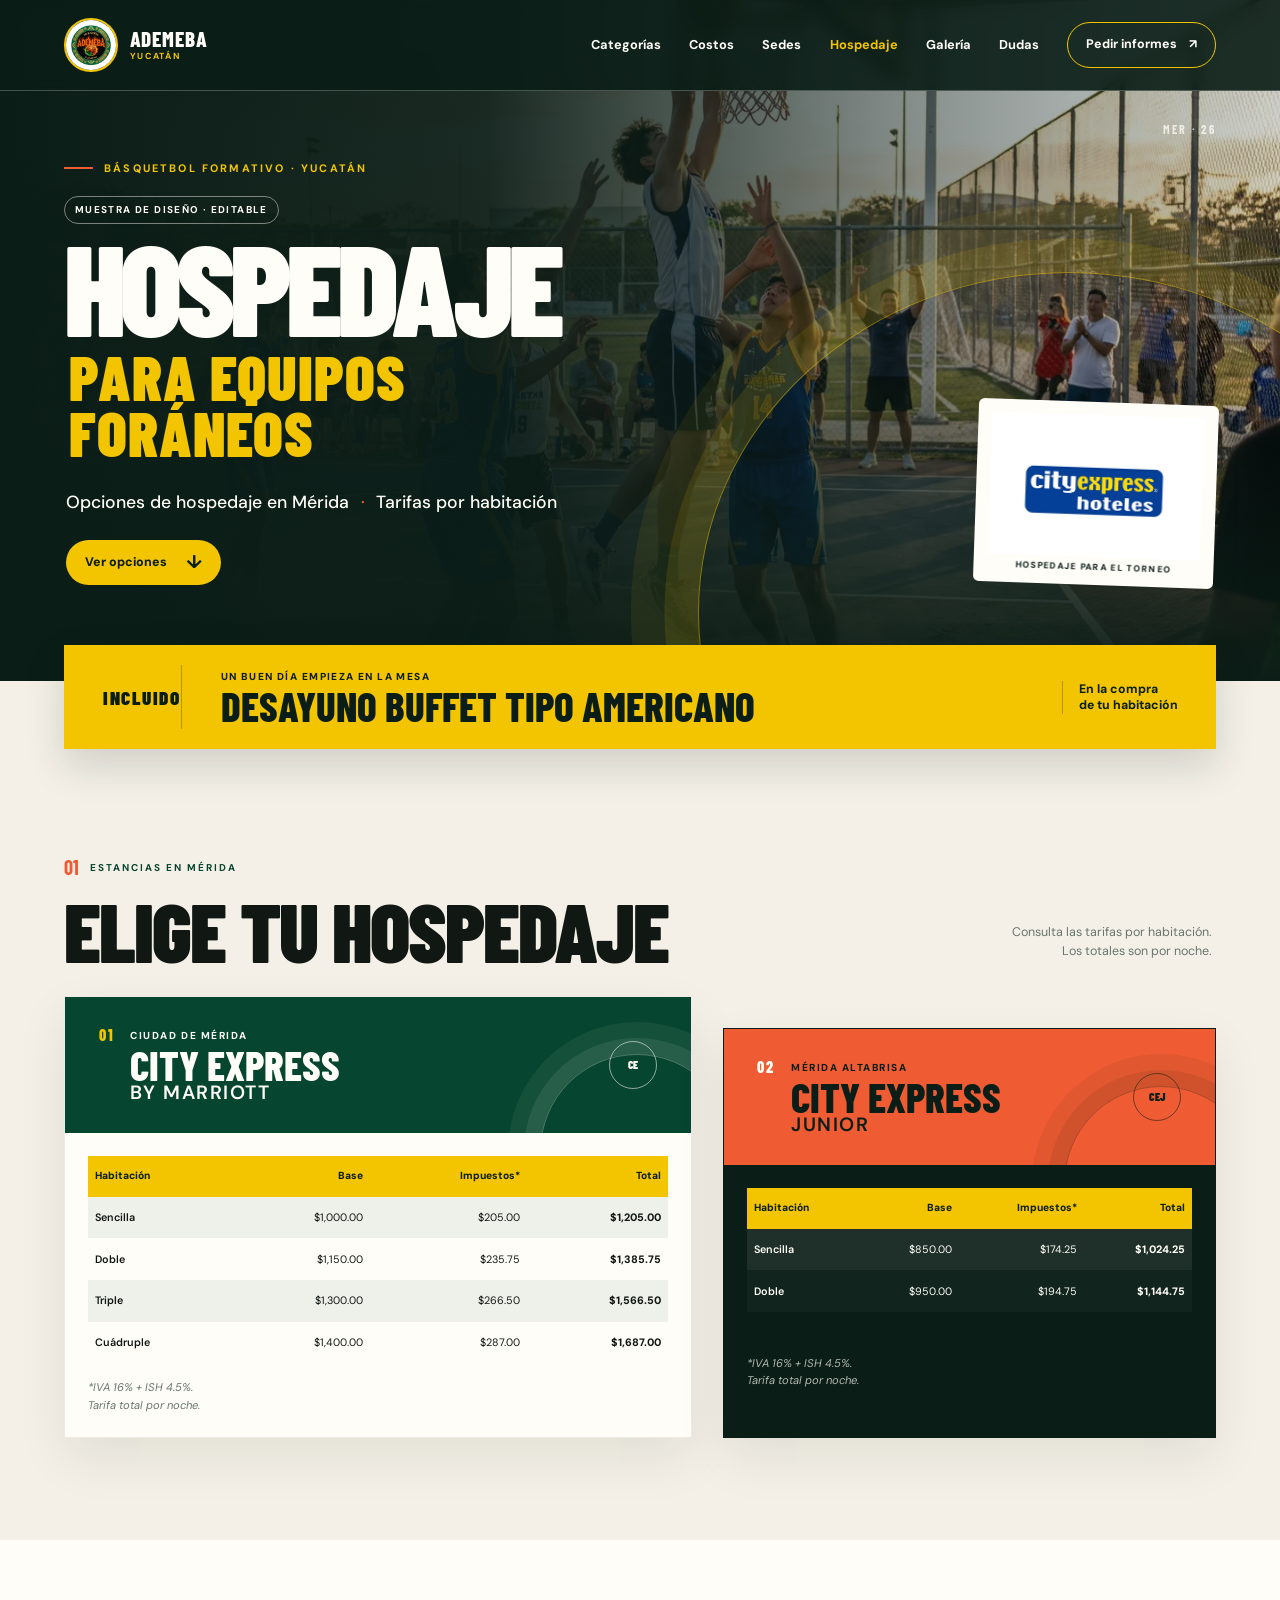
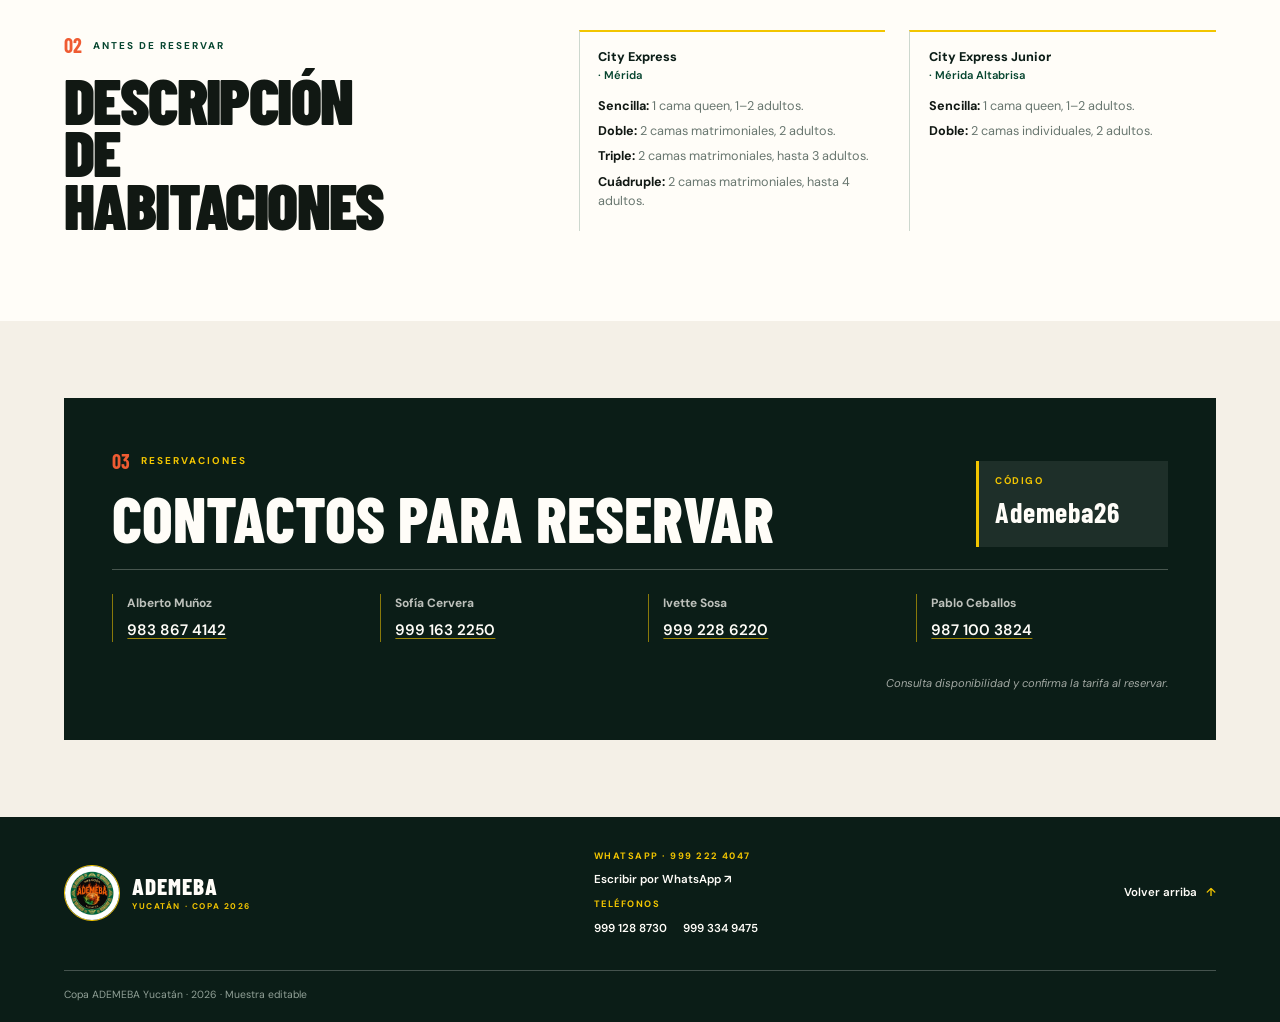
<file: hospedaje-muestra.html>
<!doctype html>
<html lang="es-MX">
  <head>
    <meta charset="utf-8">
    <meta name="viewport" content="width=device-width, initial-scale=1">
    <meta name="theme-color" content="#0b1d17">
    <meta name="description" content="Muestra editable de hospedaje para equipos foráneos de la Copa ADEMEBA Yucatán 2026.">
    <title>Muestra editable de hospedaje · Copa ADEMEBA Yucatán 2026</title>
    <link rel="icon" href="assets/logo-ademeba-2026.jpg" type="image/jpeg">
    <link rel="preconnect" href="https://fonts.googleapis.com">
    <link rel="preconnect" href="https://fonts.gstatic.com" crossorigin>
    <link href="https://fonts.googleapis.com/css2?family=Barlow+Condensed:wght@500;600;700;800;900&amp;family=DM+Sans:wght@400;500;600;700&amp;display=swap" rel="stylesheet">
    <link rel="stylesheet" href="styles.css">
    <link rel="stylesheet" href="hospedaje-muestra.css">
    <script src="script.js" defer></script>
  </head>
  <body>
    <a class="skip-link" href="#contenido">Saltar al contenido</a>

    <header class="site-header">
      <div class="nav-shell">
        <a class="brand" href="index.html#inicio" aria-label="ADEMEBA Yucatán, inicio">
          <img src="assets/logo-ademeba-2026.jpg" alt="" width="56" height="56">
          <span class="brand-name">ADEMEBA <small>YUCATÁN</small></span>
        </a>
        <button class="menu-toggle" type="button" aria-expanded="false" aria-controls="site-nav">
          <span>Menú</span><span class="menu-icon" aria-hidden="true"><i></i><i></i></span>
        </button>
        <nav class="site-nav" id="site-nav" aria-label="Navegación principal">
          <a href="index.html#categorias">Categorías</a>
          <a href="index.html#costos">Costos</a>
          <a href="index.html#sedes">Sedes</a>
          <a href="hospedaje.html" aria-current="page">Hospedaje</a>
          <a href="index.html#galeria">Galería</a>
          <a href="index.html#preguntas">Dudas</a>
          <a class="nav-cta" href="https://wa.me/529992224047?text=Hola%2C%20quiero%20informes%20sobre%20la%20Copa%20ADEMEBA%20Yucat%C3%A1n%202026." target="_blank" rel="noopener">Pedir informes <span aria-hidden="true">↗</span></a>
        </nav>
      </div>
    </header>

    <main id="contenido" class="lodging-sample-page">
      <section class="lodging-sample-hero" aria-labelledby="sample-title">
        <img class="lodging-sample-hero__photo" src="assets/basquetbol-exterior.webp" alt="" fetchpriority="high">
        <div class="lodging-sample-hero__shade" aria-hidden="true"></div>
        <div class="lodging-sample-hero__court" aria-hidden="true"></div>
        <div class="lodging-sample-hero__inner">
          <div class="lodging-sample-hero__copy">
            <p class="lodging-sample-eyebrow"><span></span>Básquetbol formativo · Yucatán</p>
            <p class="lodging-sample-flag">Muestra de diseño · Editable</p>
            <h1 id="sample-title">Hospedaje <span>para equipos foráneos</span></h1>
            <p class="lodging-sample-hero__intro">Opciones de hospedaje en Mérida <i aria-hidden="true">·</i> Tarifas por habitación</p>
            <a class="lodging-sample-jump" href="#opciones">Ver opciones <span aria-hidden="true">↓</span></a>
          </div>
          <aside class="lodging-sample-brandplate" aria-label="Marca hotelera incluida en la propuesta">
            <img src="assets/cityexpress-hoteles-logo.png" alt="City Express Hoteles" width="800" height="500">
            <span>Hospedaje para el torneo</span>
          </aside>
        </div>
        <span class="lodging-sample-hero__index" aria-hidden="true">MER · 26</span>
      </section>

      <section class="lodging-sample-breakfast" aria-label="Desayuno incluido">
        <span class="lodging-sample-breakfast__index">INCLUIDO</span>
        <div>
          <p>Un buen día empieza en la mesa</p>
          <h2>Desayuno buffet tipo americano</h2>
        </div>
        <strong>En la compra<br>de tu habitación</strong>
      </section>

      <section id="opciones" class="lodging-sample-options" aria-labelledby="options-title">
        <div class="lodging-sample-section-head">
          <div>
            <p class="lodging-sample-kicker"><span>01</span> Estancias en Mérida</p>
            <h2 id="options-title">Elige tu hospedaje</h2>
          </div>
          <p class="lodging-sample-section-head__note">Consulta las tarifas por habitación.<br>Los totales son por noche.</p>
        </div>

        <div class="lodging-sample-hotel-grid">
          <article class="lodging-sample-hotel lodging-sample-hotel--main" aria-labelledby="city-express-title">
            <header class="lodging-sample-hotel__head">
              <span class="lodging-sample-hotel__number" aria-hidden="true">01</span>
              <div>
                <p>Ciudad de Mérida</p>
                <h3 id="city-express-title">City Express <span>by Marriott</span></h3>
              </div>
              <span class="lodging-sample-hotel__marker" aria-hidden="true">CE</span>
            </header>
            <div class="lodging-sample-hotel__body">
              <table class="lodging-sample-rates">
                <caption class="visually-hidden">Tarifas por habitación por noche en City Express by Marriott Mérida</caption>
                <thead>
                  <tr><th scope="col">Habitación</th><th scope="col">Base</th><th scope="col">Impuestos*</th><th scope="col">Total</th></tr>
                </thead>
                <tbody>
                  <tr><th scope="row">Sencilla</th><td>$1,000.00</td><td>$205.00</td><td>$1,205.00</td></tr>
                  <tr><th scope="row">Doble</th><td>$1,150.00</td><td>$235.75</td><td>$1,385.75</td></tr>
                  <tr><th scope="row">Triple</th><td>$1,300.00</td><td>$266.50</td><td>$1,566.50</td></tr>
                  <tr><th scope="row">Cuádruple</th><td>$1,400.00</td><td>$287.00</td><td>$1,687.00</td></tr>
                </tbody>
              </table>
              <p class="lodging-sample-tax-note">*IVA 16% + ISH 4.5%. <span>Tarifa total por noche.</span></p>
            </div>
          </article>

          <article class="lodging-sample-hotel lodging-sample-hotel--junior" aria-labelledby="city-junior-title">
            <header class="lodging-sample-hotel__head">
              <span class="lodging-sample-hotel__number" aria-hidden="true">02</span>
              <div>
                <p>Mérida Altabrisa</p>
                <h3 id="city-junior-title">City Express <span>Junior</span></h3>
              </div>
              <span class="lodging-sample-hotel__marker" aria-hidden="true">CEJ</span>
            </header>
            <div class="lodging-sample-hotel__body">
              <table class="lodging-sample-rates">
                <caption class="visually-hidden">Tarifas por habitación por noche en City Express Junior Mérida Altabrisa</caption>
                <thead>
                  <tr><th scope="col">Habitación</th><th scope="col">Base</th><th scope="col">Impuestos*</th><th scope="col">Total</th></tr>
                </thead>
                <tbody>
                  <tr><th scope="row">Sencilla</th><td>$850.00</td><td>$174.25</td><td>$1,024.25</td></tr>
                  <tr><th scope="row">Doble</th><td>$950.00</td><td>$194.75</td><td>$1,144.75</td></tr>
                </tbody>
              </table>
              <p class="lodging-sample-tax-note">*IVA 16% + ISH 4.5%. <span>Tarifa total por noche.</span></p>
            </div>
          </article>
        </div>
      </section>

      <section class="lodging-sample-rooms" aria-labelledby="rooms-title">
        <div class="lodging-sample-rooms__heading">
          <p class="lodging-sample-kicker"><span>02</span> Antes de reservar</p>
          <h2 id="rooms-title">Descripción de habitaciones</h2>
        </div>
        <div class="lodging-sample-room-list">
          <article>
            <p class="lodging-sample-room-list__label">City Express <span>· Mérida</span></p>
            <p><b>Sencilla:</b> 1 cama queen, 1–2 adultos.</p>
            <p><b>Doble:</b> 2 camas matrimoniales, 2 adultos.</p>
            <p><b>Triple:</b> 2 camas matrimoniales, hasta 3 adultos.</p>
            <p><b>Cuádruple:</b> 2 camas matrimoniales, hasta 4 adultos.</p>
          </article>
          <article>
            <p class="lodging-sample-room-list__label">City Express Junior <span>· Mérida Altabrisa</span></p>
            <p><b>Sencilla:</b> 1 cama queen, 1–2 adultos.</p>
            <p><b>Doble:</b> 2 camas individuales, 2 adultos.</p>
          </article>
        </div>
      </section>

      <section class="lodging-sample-reservation" aria-labelledby="reservation-title">
        <div class="lodging-sample-reservation__top">
          <div>
            <p class="lodging-sample-kicker"><span>03</span> Reservaciones</p>
            <h2 id="reservation-title">Contactos para reservar</h2>
          </div>
          <div class="lodging-sample-code"><span>Código</span><strong>Ademeba26</strong></div>
        </div>
        <div class="lodging-sample-contacts">
          <p><b>Alberto Muñoz</b><a href="tel:+529838674142">983 867 4142</a></p>
          <p><b>Sofía Cervera</b><a href="tel:+529991632250">999 163 2250</a></p>
          <p><b>Ivette Sosa</b><a href="tel:+529992286220">999 228 6220</a></p>
          <p><b>Pablo Ceballos</b><a href="tel:+529871003824">987 100 3824</a></p>
        </div>
        <p class="lodging-sample-disclaimer">Consulta disponibilidad y confirma la tarifa al reservar.</p>
      </section>
    </main>

    <footer class="site-footer">
      <a class="footer-brand" href="index.html#inicio"><img src="assets/logo-ademeba-2026.jpg" alt="" width="58" height="58"><span class="footer-brand-name">ADEMEBA<small>YUCATÁN · COPA 2026</small></span></a>
      <div class="footer-contacts"><span>WHATSAPP · 999 222 4047</span><a href="https://wa.me/529992224047" target="_blank" rel="noopener">Escribir por WhatsApp ↗</a><span>TELÉFONOS</span><a href="tel:+529991288730">999 128 8730</a><a href="tel:+529993349475">999 334 9475</a></div>
      <a class="back-top" href="#contenido">Volver arriba <span aria-hidden="true">↑</span></a>
      <small class="copyright">Copa ADEMEBA Yucatán · 2026 · Muestra editable</small>
    </footer>
  </body>
</html>
</file>
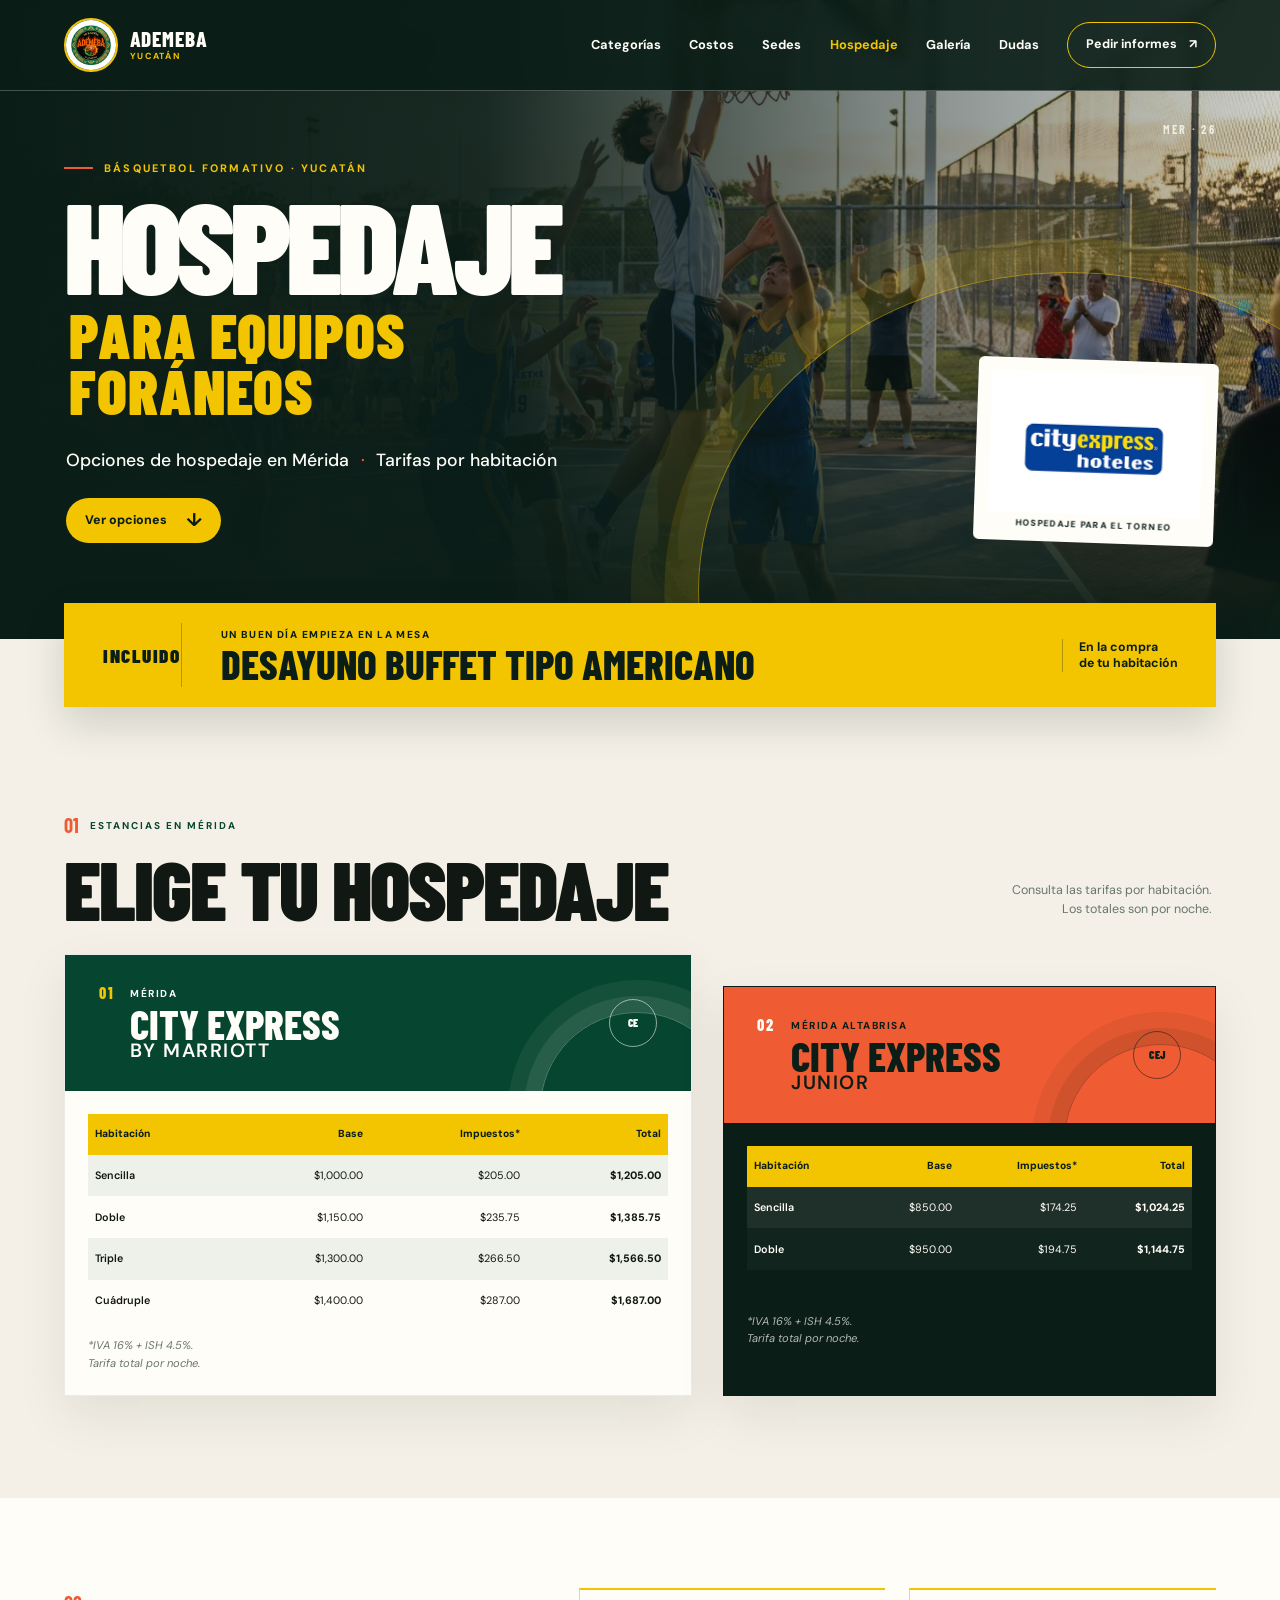
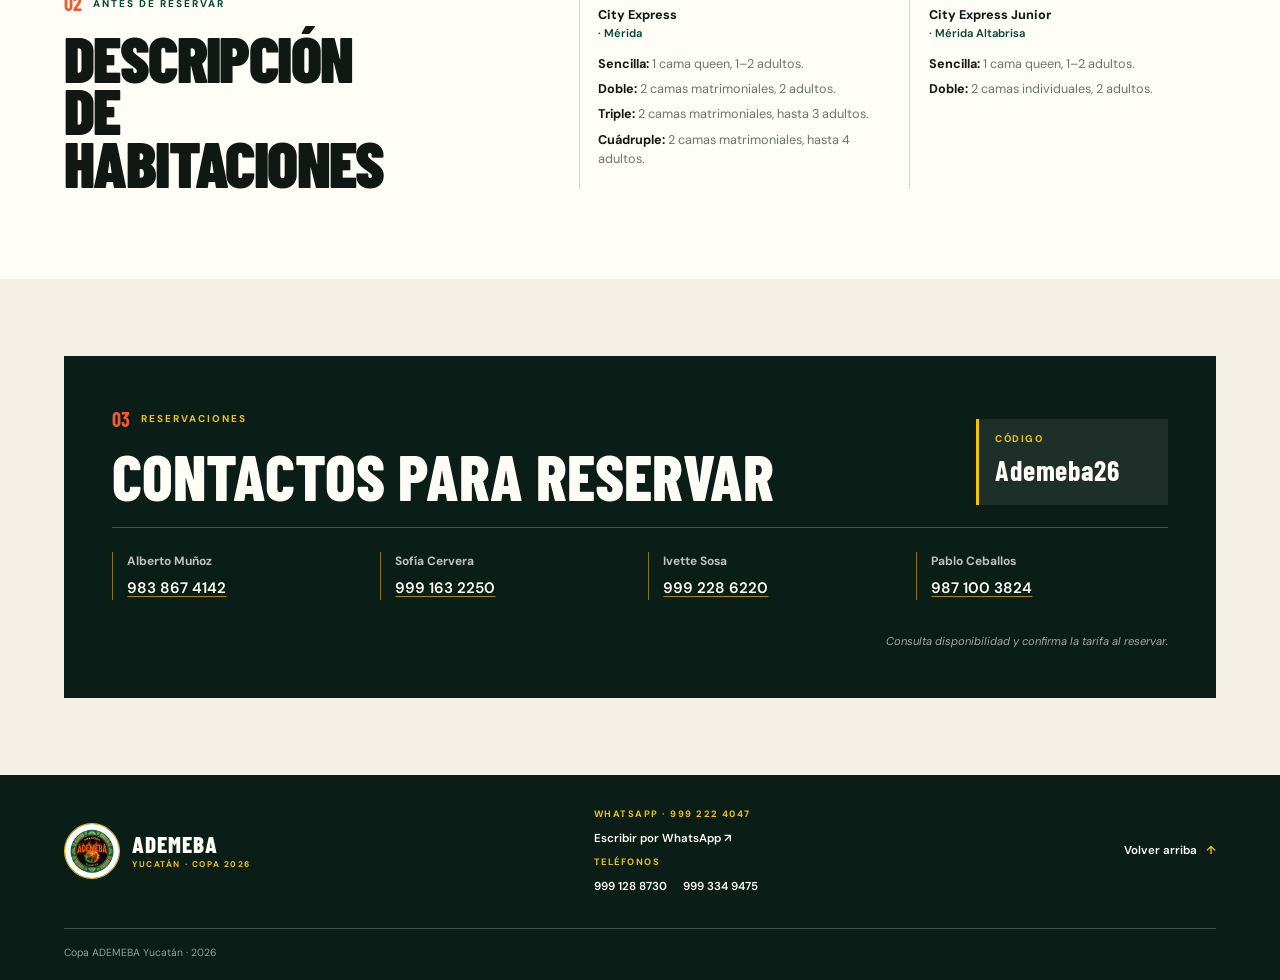
<file: hospedaje.html>
<!doctype html>
<html lang="es-MX">
  <head>
    <meta charset="utf-8">
    <meta name="viewport" content="width=device-width, initial-scale=1">
    <meta name="theme-color" content="#0b1d17">
    <meta name="description" content="Opciones de hospedaje en Mérida para equipos foráneos: tarifas, habitaciones, desayuno incluido y contactos de reservación.">
    <meta property="og:type" content="website">
    <meta property="og:title" content="Hospedaje · Copa ADEMEBA Yucatán 2026">
    <meta property="og:description" content="Opciones de hospedaje en Mérida para equipos de la Copa ADEMEBA Yucatán 2026.">
    <title>Hospedaje · Copa ADEMEBA Yucatán 2026</title>
    <link rel="preconnect" href="https://fonts.googleapis.com">
    <link rel="preconnect" href="https://fonts.gstatic.com" crossorigin>
    <link href="https://fonts.googleapis.com/css2?family=Barlow+Condensed:wght@500;600;700;800;900&amp;family=DM+Sans:wght@400;500;600;700&amp;display=swap" rel="stylesheet">
    <link rel="stylesheet" href="styles.css">
    <link rel="stylesheet" href="hospedaje-muestra.css">
    <script src="script.js" defer></script>
  </head>
  <body>
    <a class="skip-link" href="#contenido">Saltar al contenido</a>

    <header class="site-header">
      <div class="nav-shell">
        <a class="brand" href="index.html#inicio" aria-label="ADEMEBA Yucatán, inicio">
          <img src="assets/logo-ademeba-2026.jpg" alt="" width="56" height="56">
          <span class="brand-name">ADEMEBA <small>YUCATÁN</small></span>
        </a>
        <button class="menu-toggle" type="button" aria-expanded="false" aria-controls="site-nav">
          <span>Menú</span><span class="menu-icon" aria-hidden="true"><i></i><i></i></span>
        </button>
        <nav class="site-nav" id="site-nav" aria-label="Navegación principal">
          <a href="index.html#categorias">Categorías</a>
          <a href="index.html#costos">Costos</a>
          <a href="index.html#sedes">Sedes</a>
          <a href="hospedaje.html" aria-current="page">Hospedaje</a>
          <a href="index.html#galeria">Galería</a>
          <a href="index.html#preguntas">Dudas</a>
          <a class="nav-cta" href="https://wa.me/529992224047?text=Hola%2C%20quiero%20informes%20sobre%20la%20Copa%20ADEMEBA%20Yucat%C3%A1n%202026." target="_blank" rel="noopener">Pedir informes <span aria-hidden="true">↗</span></a>
        </nav>
      </div>
    </header>

    <main id="contenido" class="lodging-sample-page">
      <section class="lodging-sample-hero" aria-labelledby="lodging-title">
        <img class="lodging-sample-hero__photo" src="assets/basquetbol-exterior.webp" alt="" fetchpriority="high">
        <div class="lodging-sample-hero__shade" aria-hidden="true"></div>
        <div class="lodging-sample-hero__court" aria-hidden="true"></div>
        <div class="lodging-sample-hero__inner">
          <div class="lodging-sample-hero__copy">
            <p class="lodging-sample-eyebrow"><span></span>Básquetbol formativo · Yucatán</p>
            <h1 id="lodging-title">Hospedaje <span>para equipos foráneos</span></h1>
            <p class="lodging-sample-hero__intro">Opciones de hospedaje en Mérida <i aria-hidden="true">·</i> Tarifas por habitación</p>
            <a class="lodging-sample-jump" href="#opciones">Ver opciones <span aria-hidden="true">↓</span></a>
          </div>
          <aside class="lodging-sample-brandplate" aria-label="City Express Hoteles">
            <img src="assets/cityexpress-hoteles-logo.png" alt="City Express Hoteles" width="800" height="500">
            <span>Hospedaje para el torneo</span>
          </aside>
        </div>
        <span class="lodging-sample-hero__index" aria-hidden="true">MER · 26</span>
      </section>

      <section class="lodging-sample-breakfast" aria-label="Desayuno incluido">
        <span class="lodging-sample-breakfast__index">INCLUIDO</span>
        <div>
          <p>Un buen día empieza en la mesa</p>
          <h2>Desayuno buffet tipo americano</h2>
        </div>
        <strong>En la compra<br>de tu habitación</strong>
      </section>

      <section id="opciones" class="lodging-sample-options" aria-labelledby="options-title">
        <div class="lodging-sample-section-head">
          <div>
            <p class="lodging-sample-kicker"><span>01</span> Estancias en Mérida</p>
            <h2 id="options-title">Elige tu hospedaje</h2>
          </div>
          <p class="lodging-sample-section-head__note">Consulta las tarifas por habitación.<br>Los totales son por noche.</p>
        </div>

        <div class="lodging-sample-hotel-grid">
          <article class="lodging-sample-hotel lodging-sample-hotel--main" aria-labelledby="city-express-title">
            <header class="lodging-sample-hotel__head">
              <span class="lodging-sample-hotel__number" aria-hidden="true">01</span>
              <div>
                <p>Mérida</p>
                <h3 id="city-express-title">City Express <span>by Marriott</span></h3>
              </div>
              <span class="lodging-sample-hotel__marker" aria-hidden="true">CE</span>
            </header>
            <div class="lodging-sample-hotel__body">
              <table class="lodging-sample-rates">
                <caption class="visually-hidden">Tarifas por habitación por noche en City Express by Marriott Mérida</caption>
                <thead>
                  <tr><th scope="col">Habitación</th><th scope="col">Base</th><th scope="col">Impuestos*</th><th scope="col">Total</th></tr>
                </thead>
                <tbody>
                  <tr><th scope="row">Sencilla</th><td>$1,000.00</td><td>$205.00</td><td>$1,205.00</td></tr>
                  <tr><th scope="row">Doble</th><td>$1,150.00</td><td>$235.75</td><td>$1,385.75</td></tr>
                  <tr><th scope="row">Triple</th><td>$1,300.00</td><td>$266.50</td><td>$1,566.50</td></tr>
                  <tr><th scope="row">Cuádruple</th><td>$1,400.00</td><td>$287.00</td><td>$1,687.00</td></tr>
                </tbody>
              </table>
              <p class="lodging-sample-tax-note">*IVA 16% + ISH 4.5%. <span>Tarifa total por noche.</span></p>
            </div>
          </article>

          <article class="lodging-sample-hotel lodging-sample-hotel--junior" aria-labelledby="city-junior-title">
            <header class="lodging-sample-hotel__head">
              <span class="lodging-sample-hotel__number" aria-hidden="true">02</span>
              <div>
                <p>Mérida Altabrisa</p>
                <h3 id="city-junior-title">City Express <span>Junior</span></h3>
              </div>
              <span class="lodging-sample-hotel__marker" aria-hidden="true">CEJ</span>
            </header>
            <div class="lodging-sample-hotel__body">
              <table class="lodging-sample-rates">
                <caption class="visually-hidden">Tarifas por habitación por noche en City Express Junior Mérida Altabrisa</caption>
                <thead>
                  <tr><th scope="col">Habitación</th><th scope="col">Base</th><th scope="col">Impuestos*</th><th scope="col">Total</th></tr>
                </thead>
                <tbody>
                  <tr><th scope="row">Sencilla</th><td>$850.00</td><td>$174.25</td><td>$1,024.25</td></tr>
                  <tr><th scope="row">Doble</th><td>$950.00</td><td>$194.75</td><td>$1,144.75</td></tr>
                </tbody>
              </table>
              <p class="lodging-sample-tax-note">*IVA 16% + ISH 4.5%. <span>Tarifa total por noche.</span></p>
            </div>
          </article>
        </div>
      </section>

      <section class="lodging-sample-rooms" aria-labelledby="rooms-title">
        <div class="lodging-sample-rooms__heading">
          <p class="lodging-sample-kicker"><span>02</span> Antes de reservar</p>
          <h2 id="rooms-title">Descripción de habitaciones</h2>
        </div>
        <div class="lodging-sample-room-list">
          <article>
            <p class="lodging-sample-room-list__label">City Express <span>· Mérida</span></p>
            <p><b>Sencilla:</b> 1 cama queen, 1–2 adultos.</p>
            <p><b>Doble:</b> 2 camas matrimoniales, 2 adultos.</p>
            <p><b>Triple:</b> 2 camas matrimoniales, hasta 3 adultos.</p>
            <p><b>Cuádruple:</b> 2 camas matrimoniales, hasta 4 adultos.</p>
          </article>
          <article>
            <p class="lodging-sample-room-list__label">City Express Junior <span>· Mérida Altabrisa</span></p>
            <p><b>Sencilla:</b> 1 cama queen, 1–2 adultos.</p>
            <p><b>Doble:</b> 2 camas individuales, 2 adultos.</p>
          </article>
        </div>
      </section>

      <section class="lodging-sample-reservation" aria-labelledby="reservation-title">
        <div class="lodging-sample-reservation__top">
          <div>
            <p class="lodging-sample-kicker"><span>03</span> Reservaciones</p>
            <h2 id="reservation-title">Contactos para reservar</h2>
          </div>
          <div class="lodging-sample-code"><span>Código</span><strong>Ademeba26</strong></div>
        </div>
        <div class="lodging-sample-contacts">
          <p><b>Alberto Muñoz</b><a href="tel:+529838674142">983 867 4142</a></p>
          <p><b>Sofía Cervera</b><a href="tel:+529991632250">999 163 2250</a></p>
          <p><b>Ivette Sosa</b><a href="tel:+529992286220">999 228 6220</a></p>
          <p><b>Pablo Ceballos</b><a href="tel:+529871003824">987 100 3824</a></p>
        </div>
        <p class="lodging-sample-disclaimer">Consulta disponibilidad y confirma la tarifa al reservar.</p>
      </section>
    </main>

    <footer class="site-footer">
      <a class="footer-brand" href="index.html#inicio"><img src="assets/logo-ademeba-2026.jpg" alt="" width="58" height="58"><span class="footer-brand-name">ADEMEBA<small>YUCATÁN · COPA 2026</small></span></a>
      <div class="footer-contacts"><span>WHATSAPP · 999 222 4047</span><a href="https://wa.me/529992224047" target="_blank" rel="noopener">Escribir por WhatsApp ↗</a><span>TELÉFONOS</span><a href="tel:+529991288730">999 128 8730</a><a href="tel:+529993349475">999 334 9475</a></div>
      <a class="back-top" href="#contenido">Volver arriba <span aria-hidden="true">↑</span></a>
      <small class="copyright">Copa ADEMEBA Yucatán · 2026</small>
    </footer>
  </body>
</html>
</file>
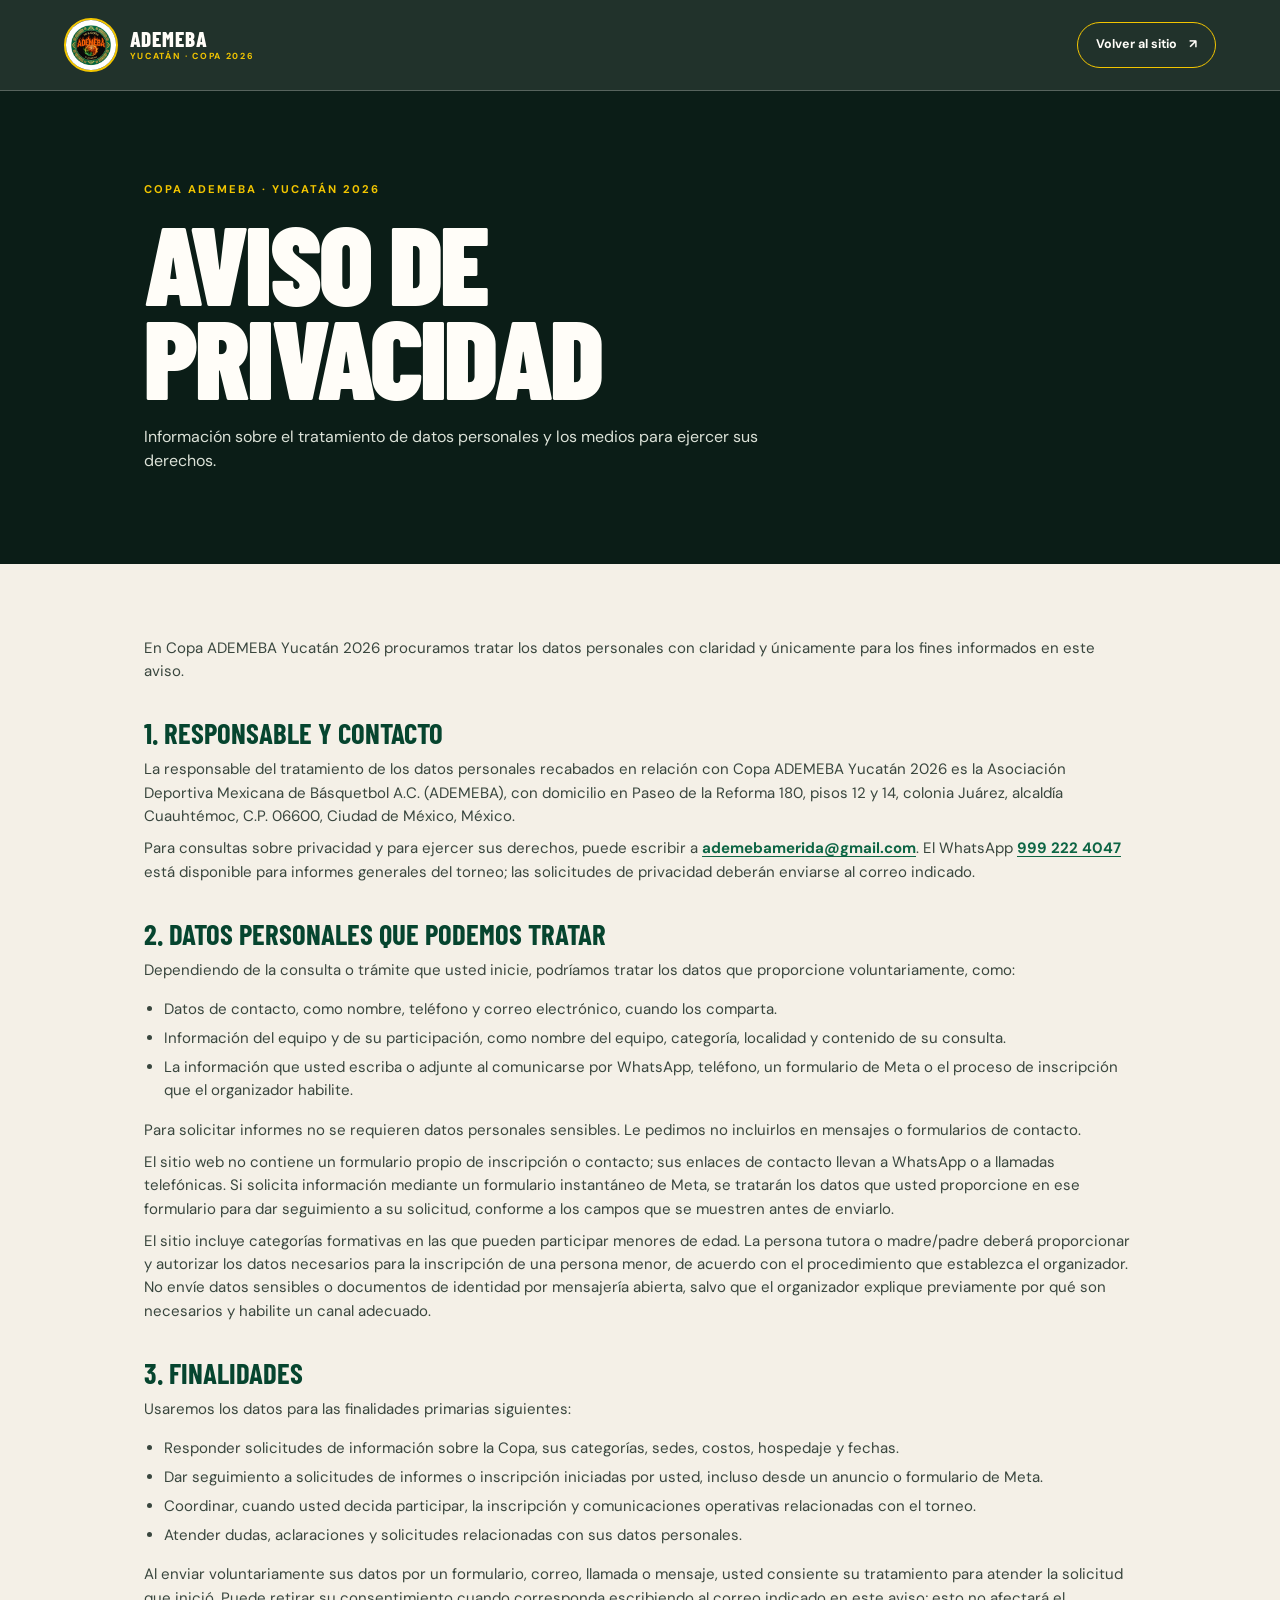
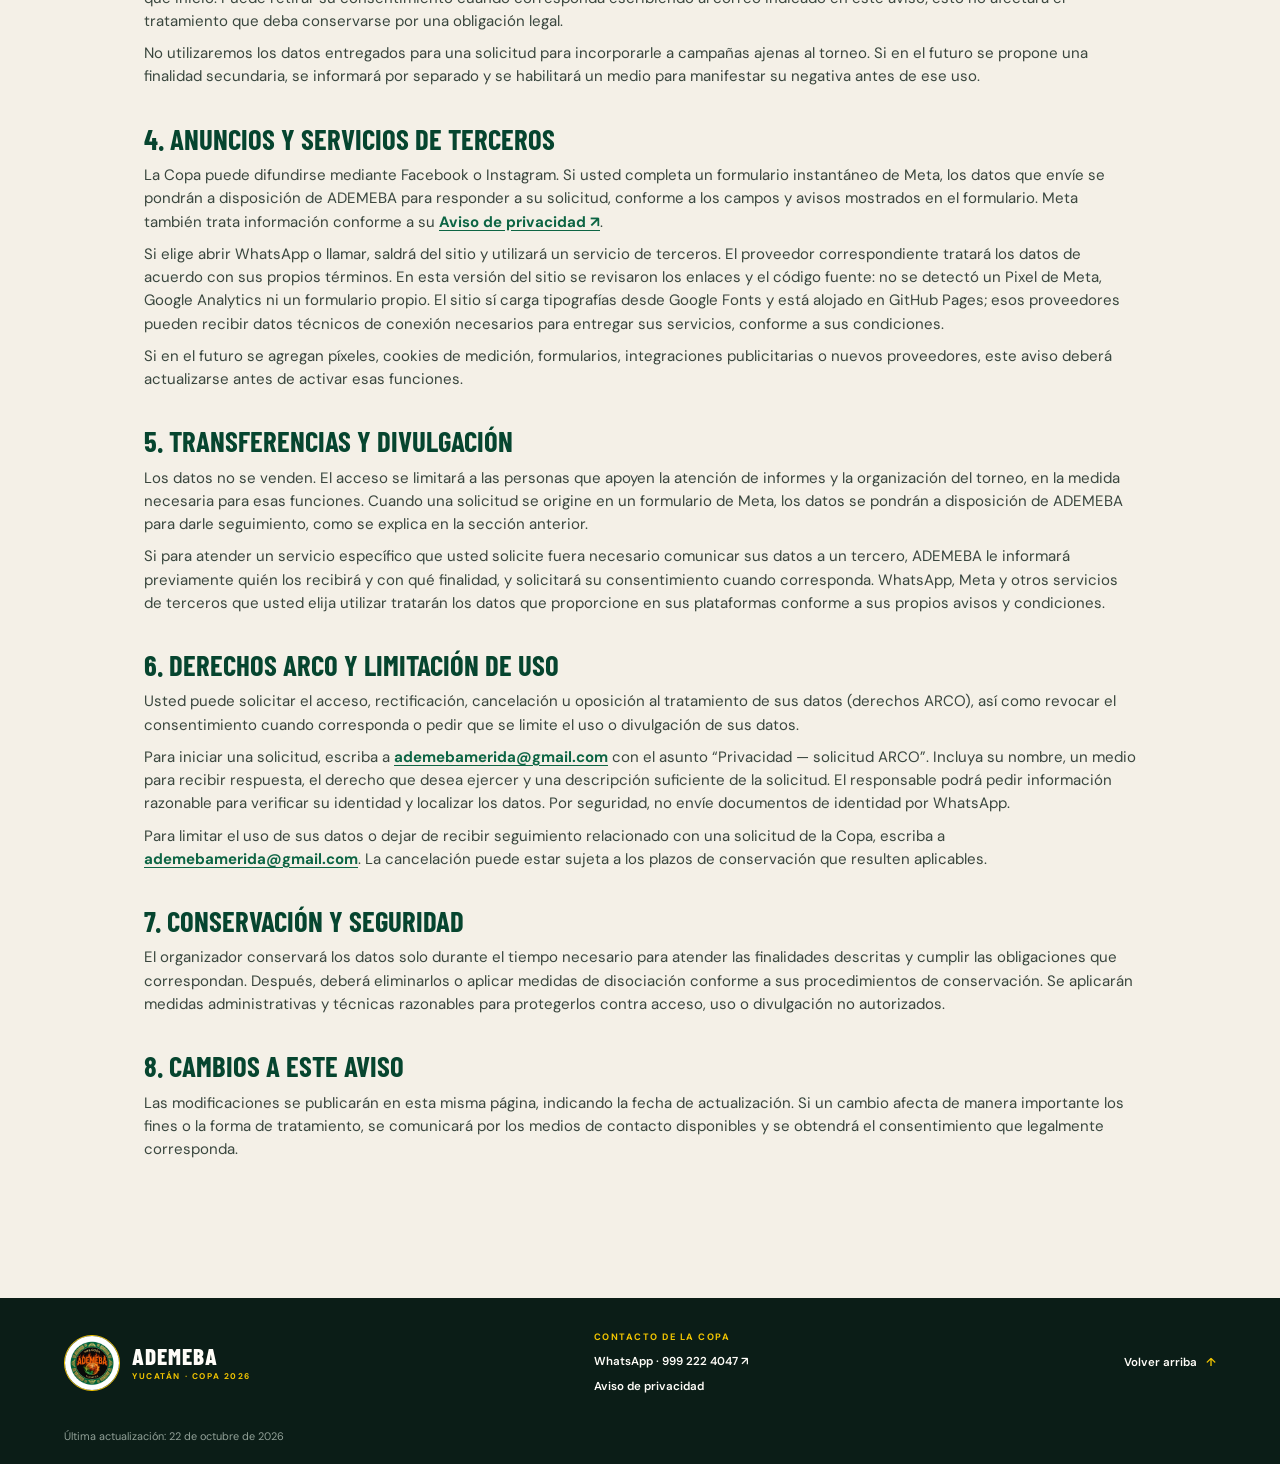
<file: privacidad.html>
<!doctype html>
<html lang="es-MX">
  <head>
    <meta charset="utf-8">
    <meta name="viewport" content="width=device-width, initial-scale=1">
    <meta name="theme-color" content="#0b1d17">
    <title>Aviso de privacidad · Copa ADEMEBA Yucatán 2026</title>
    <meta name="description" content="Aviso de privacidad de Copa ADEMEBA Yucatán 2026: datos tratados, finalidades y medios para ejercer derechos ARCO.">
    <link rel="preconnect" href="https://fonts.googleapis.com">
    <link rel="preconnect" href="https://fonts.gstatic.com" crossorigin>
    <link href="https://fonts.googleapis.com/css2?family=Barlow+Condensed:wght@500;600;700;800;900&amp;family=DM+Sans:wght@400;500;600;700&amp;display=swap" rel="stylesheet">
    <link rel="stylesheet" href="styles.css?v=090d3ff">
  </head>
  <body class="privacy-page">
    <a class="skip-link" href="#contenido">Saltar al contenido</a>
    <header class="site-header privacy-header">
      <div class="nav-shell">
        <a class="brand" href="index.html#inicio" aria-label="Copa ADEMEBA Yucatán 2026, inicio">
          <img src="assets/logo-ademeba-2026.jpg" alt="" width="58" height="58">
          <span class="brand-name">ADEMEBA<small>YUCATÁN · COPA 2026</small></span>
        </a>
        <a class="nav-cta" href="index.html">Volver al sitio <span aria-hidden="true">↗</span></a>
      </div>
    </header>

    <main id="contenido">
      <section class="privacy-hero" aria-labelledby="privacy-title">
        <div class="privacy-hero-inner">
          <p class="privacy-eyebrow">Copa ADEMEBA · Yucatán 2026</p>
          <h1 id="privacy-title">Aviso de privacidad</h1>
          <p>Información sobre el tratamiento de datos personales y los medios para ejercer sus derechos.</p>
        </div>
      </section>

      <section class="privacy-main" aria-label="Contenido del aviso">
        <article class="privacy-content">
          <p>En Copa ADEMEBA Yucatán 2026 procuramos tratar los datos personales con claridad y únicamente para los fines informados en este aviso.</p>

          <h2>1. Responsable y contacto</h2>
          <p>La responsable del tratamiento de los datos personales recabados en relación con Copa ADEMEBA Yucatán 2026 es la Asociación Deportiva Mexicana de Básquetbol A.C. (ADEMEBA), con domicilio en Paseo de la Reforma 180, pisos 12 y 14, colonia Juárez, alcaldía Cuauhtémoc, C.P. 06600, Ciudad de México, México.</p>
          <p>Para consultas sobre privacidad y para ejercer sus derechos, puede escribir a <a href="mailto:ademebamerida@gmail.com">ademebamerida@gmail.com</a>. El WhatsApp <a href="https://wa.me/529992224047" target="_blank" rel="noopener">999 222 4047</a> está disponible para informes generales del torneo; las solicitudes de privacidad deberán enviarse al correo indicado.</p>

          <h2>2. Datos personales que podemos tratar</h2>
          <p>Dependiendo de la consulta o trámite que usted inicie, podríamos tratar los datos que proporcione voluntariamente, como:</p>
          <ul>
            <li>Datos de contacto, como nombre, teléfono y correo electrónico, cuando los comparta.</li>
            <li>Información del equipo y de su participación, como nombre del equipo, categoría, localidad y contenido de su consulta.</li>
            <li>La información que usted escriba o adjunte al comunicarse por WhatsApp, teléfono, un formulario de Meta o el proceso de inscripción que el organizador habilite.</li>
          </ul>
          <p>Para solicitar informes no se requieren datos personales sensibles. Le pedimos no incluirlos en mensajes o formularios de contacto.</p>
          <p>El sitio web no contiene un formulario propio de inscripción o contacto; sus enlaces de contacto llevan a WhatsApp o a llamadas telefónicas. Si solicita información mediante un formulario instantáneo de Meta, se tratarán los datos que usted proporcione en ese formulario para dar seguimiento a su solicitud, conforme a los campos que se muestren antes de enviarlo.</p>
          <p>El sitio incluye categorías formativas en las que pueden participar menores de edad. La persona tutora o madre/padre deberá proporcionar y autorizar los datos necesarios para la inscripción de una persona menor, de acuerdo con el procedimiento que establezca el organizador. No envíe datos sensibles o documentos de identidad por mensajería abierta, salvo que el organizador explique previamente por qué son necesarios y habilite un canal adecuado.</p>

          <h2>3. Finalidades</h2>
          <p>Usaremos los datos para las finalidades primarias siguientes:</p>
          <ul>
            <li>Responder solicitudes de información sobre la Copa, sus categorías, sedes, costos, hospedaje y fechas.</li>
            <li>Dar seguimiento a solicitudes de informes o inscripción iniciadas por usted, incluso desde un anuncio o formulario de Meta.</li>
            <li>Coordinar, cuando usted decida participar, la inscripción y comunicaciones operativas relacionadas con el torneo.</li>
            <li>Atender dudas, aclaraciones y solicitudes relacionadas con sus datos personales.</li>
          </ul>
          <p>Al enviar voluntariamente sus datos por un formulario, correo, llamada o mensaje, usted consiente su tratamiento para atender la solicitud que inició. Puede retirar su consentimiento cuando corresponda escribiendo al correo indicado en este aviso; esto no afectará el tratamiento que deba conservarse por una obligación legal.</p>
          <p>No utilizaremos los datos entregados para una solicitud para incorporarle a campañas ajenas al torneo. Si en el futuro se propone una finalidad secundaria, se informará por separado y se habilitará un medio para manifestar su negativa antes de ese uso.</p>

          <h2>4. Anuncios y servicios de terceros</h2>
          <p>La Copa puede difundirse mediante Facebook o Instagram. Si usted completa un formulario instantáneo de Meta, los datos que envíe se pondrán a disposición de ADEMEBA para responder a su solicitud, conforme a los campos y avisos mostrados en el formulario. Meta también trata información conforme a su <a href="https://www.facebook.com/privacy/policy/" target="_blank" rel="noopener">Aviso de privacidad ↗</a>.</p>
          <p>Si elige abrir WhatsApp o llamar, saldrá del sitio y utilizará un servicio de terceros. El proveedor correspondiente tratará los datos de acuerdo con sus propios términos. En esta versión del sitio se revisaron los enlaces y el código fuente: no se detectó un Pixel de Meta, Google Analytics ni un formulario propio. El sitio sí carga tipografías desde Google Fonts y está alojado en GitHub Pages; esos proveedores pueden recibir datos técnicos de conexión necesarios para entregar sus servicios, conforme a sus condiciones.</p>
          <p>Si en el futuro se agregan píxeles, cookies de medición, formularios, integraciones publicitarias o nuevos proveedores, este aviso deberá actualizarse antes de activar esas funciones.</p>

          <h2>5. Transferencias y divulgación</h2>
          <p>Los datos no se venden. El acceso se limitará a las personas que apoyen la atención de informes y la organización del torneo, en la medida necesaria para esas funciones. Cuando una solicitud se origine en un formulario de Meta, los datos se pondrán a disposición de ADEMEBA para darle seguimiento, como se explica en la sección anterior.</p>
          <p>Si para atender un servicio específico que usted solicite fuera necesario comunicar sus datos a un tercero, ADEMEBA le informará previamente quién los recibirá y con qué finalidad, y solicitará su consentimiento cuando corresponda. WhatsApp, Meta y otros servicios de terceros que usted elija utilizar tratarán los datos que proporcione en sus plataformas conforme a sus propios avisos y condiciones.</p>

          <h2>6. Derechos ARCO y limitación de uso</h2>
          <p>Usted puede solicitar el acceso, rectificación, cancelación u oposición al tratamiento de sus datos (derechos ARCO), así como revocar el consentimiento cuando corresponda o pedir que se limite el uso o divulgación de sus datos.</p>
          <p>Para iniciar una solicitud, escriba a <a href="mailto:ademebamerida@gmail.com">ademebamerida@gmail.com</a> con el asunto “Privacidad — solicitud ARCO”. Incluya su nombre, un medio para recibir respuesta, el derecho que desea ejercer y una descripción suficiente de la solicitud. El responsable podrá pedir información razonable para verificar su identidad y localizar los datos. Por seguridad, no envíe documentos de identidad por WhatsApp.</p>
          <p>Para limitar el uso de sus datos o dejar de recibir seguimiento relacionado con una solicitud de la Copa, escriba a <a href="mailto:ademebamerida@gmail.com">ademebamerida@gmail.com</a>. La cancelación puede estar sujeta a los plazos de conservación que resulten aplicables.</p>

          <h2>7. Conservación y seguridad</h2>
          <p>El organizador conservará los datos solo durante el tiempo necesario para atender las finalidades descritas y cumplir las obligaciones que correspondan. Después, deberá eliminarlos o aplicar medidas de disociación conforme a sus procedimientos de conservación. Se aplicarán medidas administrativas y técnicas razonables para protegerlos contra acceso, uso o divulgación no autorizados.</p>

          <h2>8. Cambios a este aviso</h2>
          <p>Las modificaciones se publicarán en esta misma página, indicando la fecha de actualización. Si un cambio afecta de manera importante los fines o la forma de tratamiento, se comunicará por los medios de contacto disponibles y se obtendrá el consentimiento que legalmente corresponda.</p>

        </article>
      </section>
    </main>

    <footer class="site-footer">
      <a class="footer-brand" href="index.html#inicio"><img src="assets/logo-ademeba-2026.jpg" alt="" width="58" height="58"><span class="footer-brand-name">ADEMEBA<small>YUCATÁN · COPA 2026</small></span></a>
      <div class="footer-contacts"><span>CONTACTO DE LA COPA</span><a href="https://wa.me/529992224047" target="_blank" rel="noopener">WhatsApp · 999 222 4047 ↗</a><a class="footer-privacy" href="privacidad.html" aria-current="page">Aviso de privacidad</a></div>
      <a class="back-top" href="#contenido">Volver arriba <span aria-hidden="true">↑</span></a>
      <small class="privacy-footer-note">Última actualización: 22 de octubre de 2026</small>
    </footer>
  </body>
</html>
</file>
<file: styles.css>
:root {
  color-scheme: light;
  --ink: #111813;
  --forest: #06452f;
  --forest-deep: #0b1d17;
  --forest-mid: #0d6544;
  --orange: #ef5b32;
  --orange-deep: #d94722;
  --gold: #f2c500;
  --gold-deep: #806100;
  --paper: #f4f0e7;
  --white: #fffdf8;
  --mist: #dce2d8;
  --muted: #91a097;
  --line: rgba(17, 24, 19, .16);
  --line-light: rgba(255, 253, 248, .24);
  --shade: rgba(5, 16, 12, .7);
  --shadow: 0 22px 70px rgba(3, 14, 10, .24);
  --display: "Barlow Condensed", Impact, "Arial Narrow", sans-serif;
  --body: "DM Sans", "Segoe UI", sans-serif;
  --page-gutter: clamp(1.25rem, 5vw, 5.5rem);
  --section-space: clamp(5rem, 10vw, 9rem);
}

* { box-sizing: border-box; }
html { scroll-behavior: smooth; scroll-padding-top: 6rem; }
body { margin: 0; background: var(--paper); color: var(--ink); font-family: var(--body); font-size: 1rem; line-height: 1.55; }
body:has(dialog[open]) { overflow: hidden; }
button, a { font: inherit; }
a { color: inherit; }
button:focus-visible, a:focus-visible, summary:focus-visible { outline: 3px solid var(--gold-deep); outline-offset: 4px; }
img { display: block; max-width: 100%; }
::selection { background: var(--gold); color: var(--forest-deep); }

.skip-link { position: fixed; z-index: 30; top: .75rem; left: .75rem; padding: .75rem 1rem; transform: translateY(-160%); background: var(--white); color: var(--ink); }
.skip-link:focus { transform: translateY(0); }
.site-header { position: absolute; z-index: 10; inset: 0 0 auto; background: rgba(11, 29, 23, .9); color: var(--white); -webkit-backdrop-filter: blur(8px); backdrop-filter: blur(8px); }
.nav-shell { display: flex; align-items: center; justify-content: space-between; min-height: 5.7rem; padding: .8rem var(--page-gutter); border-bottom: 1px solid var(--line-light); }
.brand, .footer-brand { display: inline-flex; align-items: center; gap: .75rem; text-decoration: none; }
.brand img { width: 3.35rem; height: 3.35rem; border: 2px solid var(--gold); border-radius: 50%; object-fit: cover; }
.brand-name, .footer-brand-name { font-family: var(--display); font-size: 1.32rem; font-weight: 800; line-height: .9; letter-spacing: .04em; }
.brand-name small, .footer-brand-name small { display: block; margin-top: .35rem; color: var(--gold); font-family: var(--body); font-size: .55rem; font-weight: 700; letter-spacing: .19em; }
.site-nav { display: flex; align-items: center; gap: clamp(1rem, 2.2vw, 2.2rem); }
.site-nav > a:not(.nav-cta) { color: var(--white); font-size: .8rem; font-weight: 700; text-decoration: none; transition: color .2s ease; }
.site-nav > a:not(.nav-cta):hover { color: var(--gold); }
.site-nav > a[aria-current="page"] { color: var(--gold); }
.nav-cta { display: inline-flex; gap: .8rem; align-items: center; padding: .78rem 1.1rem; border: 1px solid var(--gold); border-radius: 999px; color: var(--white); font-size: .78rem; font-weight: 700; text-decoration: none; transition: background .2s ease, color .2s ease; }
.nav-cta:hover { background: var(--gold); color: var(--forest-deep); }
.menu-toggle { display: none; }

.lodging-page { min-height: 100vh; }
.lodging-hero { padding: 10.5rem var(--page-gutter) 2.5rem; background: var(--forest-deep); color: var(--white); }
.lodging-hero h1 { margin: 0; color: var(--gold); font-family: var(--display); font-size: clamp(4rem, 10vw, 7rem); font-weight: 900; line-height: .86; letter-spacing: -.035em; text-transform: uppercase; }
.lodging-content { padding: clamp(2rem, 5vw, 4.5rem) var(--page-gutter) var(--section-space); }
.lodging-flyer { width: min(100%, 58rem); margin: 0 auto; overflow: hidden; border-radius: .45rem; background: var(--white); box-shadow: var(--shadow); }
.lodging-flyer img { width: 100%; height: auto; }

.hero { position: relative; display: flex; min-height: min(52rem, 100svh); min-height: clamp(43rem, 90svh, 61rem); align-items: center; overflow: hidden; isolation: isolate; background: var(--forest-deep); color: var(--white); }
.hero-photo, .hero-photo::after, .hero-shade, .hero-halftone { position: absolute; inset: 0; }
.hero-photo { z-index: -3; left: 28%; clip-path: polygon(19% 0, 100% 0, 100% 100%, 0 100%, 9% 68%, 0 44%); }
.hero-photo img { width: 100%; height: 100%; object-fit: cover; object-position: 55% center; }
.hero-photo::after { content: ""; background: linear-gradient(90deg, var(--forest-deep), transparent 37%, rgba(5, 16, 12, .08) 65%, var(--shade)); mix-blend-mode: multiply; }
.hero-shade { z-index: -2; background: linear-gradient(90deg, var(--forest-deep) 0%, rgba(11, 29, 23, .98) 24%, rgba(11, 29, 23, .72) 47%, rgba(11, 29, 23, .12) 78%, rgba(11, 29, 23, .34) 100%), linear-gradient(0deg, var(--forest-deep), transparent 28%); }
.hero-halftone { z-index: -1; inset: 10% 7% 8% auto; width: 36%; opacity: .26; background-image: radial-gradient(var(--gold) 1.4px, transparent 1.6px); background-size: 13px 13px; mask-image: radial-gradient(ellipse at 55% 43%, var(--ink) 0%, transparent 70%); pointer-events: none; }
.hero-content { width: min(100%, 78rem); margin: 0 auto; padding: 9rem var(--page-gutter) 7rem; animation: hero-arrive .8s cubic-bezier(.2, .75, .25, 1) both; }
.eyebrow, .section-index { display: flex; align-items: center; gap: .7rem; margin: 0 0 1.25rem; font-size: .68rem; font-weight: 700; letter-spacing: .2em; }
.eyebrow { color: var(--gold); }
.eyebrow-mark { width: 1.8rem; height: 2px; background: var(--orange); }
.hero h1 { max-width: 52rem; margin: 0; font-family: var(--display); font-size: clamp(6.3rem, 15vw, 13.4rem); font-weight: 900; line-height: .72; letter-spacing: -.045em; text-transform: uppercase; }
.hero-kicker { display: block; margin: 0 0 1.05rem .35rem; color: var(--white); font-family: var(--body); font-size: clamp(.86rem, 1.6vw, 1.1rem); font-weight: 700; letter-spacing: .3em; }
.hero h1 strong { display: block; color: var(--white); font-weight: 900; }
.hero h1 em { display: block; margin: .14em 0 0 .08em; color: var(--gold); font-size: .53em; font-style: normal; letter-spacing: .015em; }
.hero-copy { max-width: 27rem; margin: 2rem 0 0 .2rem; color: var(--mist); font-size: clamp(1rem, 1.6vw, 1.2rem); }
.hero-actions { display: flex; flex-wrap: wrap; gap: .75rem; margin-top: 1.8rem; }
.button { display: inline-flex; min-height: 3.15rem; align-items: center; justify-content: center; gap: 1rem; padding: .75rem 1.2rem; border: 1px solid transparent; border-radius: 999px; font-size: .8rem; font-weight: 700; text-decoration: none; transition: transform .2s ease, background .2s ease, color .2s ease; }
.button:hover { transform: translateY(-2px); }
.button--orange { background: var(--gold); color: var(--forest-deep); }
.button--orange:hover { background: #ffd633; }
.button--outline { border-color: var(--line-light); color: var(--white); }
.button--outline:hover { background: var(--white); color: var(--forest-deep); }
.button--light { background: var(--white); color: var(--forest-deep); }
.button--light:hover { background: var(--gold); }
.hero-date { display: flex; align-items: center; gap: .9rem; margin-top: 2.6rem; }
.date-stamp { display: grid; min-width: 5.1rem; min-height: 4.2rem; place-content: center; border-left: 3px solid var(--gold); background: rgba(255, 253, 248, .08); text-align: center; }
.date-stamp strong { font-family: var(--display); font-size: 1.7rem; line-height: .9; }
.date-stamp span { margin-top: .28rem; color: var(--gold); font-size: .58rem; font-weight: 700; letter-spacing: .13em; }
.date-label, .date-caption { display: block; }
.date-label { color: var(--gold); font-size: .67rem; font-weight: 700; letter-spacing: .12em; text-transform: uppercase; }
.date-caption { margin-top: .22rem; color: var(--white); font-size: .91rem; }
.date-countdown { display: block; margin-top: .32rem; color: var(--gold); font-size: .68rem; font-weight: 700; }
.hero-badge { position: absolute; right: clamp(2rem, 9vw, 9rem); bottom: 17%; display: grid; width: clamp(8rem, 17vw, 14rem); aspect-ratio: 1; place-items: center; transform: rotate(7deg); border: 1px solid var(--gold); border-radius: 50%; background: var(--paper); box-shadow: var(--shadow); }
.hero-badge::before { position: absolute; inset: .45rem; border: 1px dashed var(--forest); border-radius: 50%; content: ""; }
.hero-badge img { width: 82%; height: 82%; border-radius: 50%; object-fit: cover; animation: logo-pulse 4s ease-in-out infinite; transform-origin: center; }
.hero-side-note { position: absolute; top: 37%; right: var(--page-gutter); color: var(--gold); font-family: var(--display); font-size: clamp(2.4rem, 5vw, 4.5rem); font-weight: 800; line-height: .76; text-align: right; text-shadow: 2px 2px 0 var(--forest-deep); }
.scroll-cue { position: absolute; right: var(--page-gutter); bottom: 1.4rem; display: flex; align-items: center; gap: .8rem; color: var(--white); font-size: .67rem; letter-spacing: .08em; text-decoration: none; }
.scroll-cue b { display: grid; width: 2rem; height: 2rem; place-items: center; border: 1px solid var(--line-light); border-radius: 50%; color: var(--gold); font-size: 1rem; }

.quick-facts { display: grid; grid-template-columns: repeat(3, 1fr) 1.6fr; align-items: stretch; padding: 0 var(--page-gutter); background: var(--gold); color: var(--forest-deep); }
.quick-facts > div, .quick-facts > a { display: flex; min-height: 7.3rem; align-items: center; justify-content: center; gap: .8rem; border-right: 1px solid rgba(11, 29, 23, .25); text-decoration: none; }
.quick-facts > div:first-child { justify-content: flex-start; }
.quick-facts > a { justify-content: flex-end; border: 0; }
.quick-facts strong { font-family: var(--display); font-size: clamp(2.5rem, 4vw, 3.6rem); font-weight: 800; line-height: .8; }
.quick-facts span { font-size: .63rem; font-weight: 700; letter-spacing: .12em; }
.quick-facts a > span { max-width: 6.4rem; line-height: 1.2; }
.quick-facts a > strong { white-space: nowrap; }
.quick-facts small { font-family: var(--body); font-size: .68rem; letter-spacing: .1em; }

.section-wrap { width: min(100%, 80rem); margin-inline: auto; padding-inline: var(--page-gutter); }
.intro { position: relative; padding-block: var(--section-space) calc(var(--section-space) - 1rem); overflow: hidden; }
.section-index { color: var(--forest-mid); }
.section-index span { color: var(--gold-deep); font-family: var(--display); font-size: 1.25rem; font-weight: 800; letter-spacing: 0; }
.intro-grid { display: grid; grid-template-columns: 1.2fr .8fr; align-items: end; gap: 3rem; }
.intro h2, .section-heading h2, .venues h2, .faq h2 { margin: 0; font-family: var(--display); font-size: clamp(3.6rem, 8vw, 7rem); font-weight: 800; line-height: .8; letter-spacing: -.025em; text-transform: uppercase; }
.intro h2 span, .section-heading h2 span, .venues h2 span, .faq h2 span { color: var(--gold-deep); }
.intro-grid > p { max-width: 29rem; margin: 0 0 .2rem; color: var(--forest-deep); font-size: 1.02rem; }
.court-line { position: absolute; right: -5rem; bottom: 3.5rem; display: flex; width: 19rem; height: 5rem; align-items: center; justify-content: center; transform: rotate(-19deg); opacity: .12; }
.court-line span:first-child { position: absolute; width: 100%; height: 1.5rem; border: 2px solid var(--forest); border-radius: 50%; }
.court-line span:nth-child(2) { width: 1px; height: 100%; background: var(--forest); }
.court-line span:nth-child(3) { position: absolute; width: 6rem; height: 6rem; border: 2px solid var(--forest); border-radius: 50%; }

.categories { padding-block: 1rem var(--section-space); }
.section-heading { display: flex; align-items: end; justify-content: space-between; gap: 2rem; }
.section-heading h2 { font-size: clamp(3.5rem, 7vw, 6.5rem); }
.section-aside { margin: 0 0 .35rem; color: var(--forest-mid); font-size: .85rem; font-weight: 700; line-height: 1.35; text-align: right; }
.filter-bar { display: flex; align-items: center; gap: .55rem; margin: 2.4rem 0 1rem; }
.filter-button { display: inline-flex; align-items: center; gap: .55rem; min-height: 2.7rem; padding: .5rem .95rem; border: 1px solid var(--line); border-radius: 999px; background: transparent; color: var(--ink); cursor: pointer; font-size: .74rem; font-weight: 700; transition: background .2s ease, color .2s ease, border-color .2s ease; }
.filter-button:hover, .filter-button.is-active { border-color: var(--forest); background: var(--forest); color: var(--white); }
.filter-button span { color: var(--gold-deep); }
.filter-status { margin-left: auto; color: var(--muted); font-size: .72rem; }
.category-grid { display: grid; grid-template-columns: repeat(3, 1fr); gap: .8rem; }
.category-card { position: relative; min-height: 15rem; padding: 1.4rem; overflow: hidden; isolation: isolate; }
.category-card::after { position: absolute; z-index: -1; right: -2.7rem; bottom: -4rem; width: 11rem; height: 11rem; border: 1px solid currentColor; border-radius: 50%; box-shadow: 0 0 0 1.2rem transparent, 0 0 0 1.25rem currentColor, 0 0 0 2.4rem transparent, 0 0 0 2.45rem currentColor; content: ""; opacity: .18; }
.category-number { color: currentColor; font-size: .68rem; font-weight: 700; letter-spacing: .16em; opacity: .8; }
.category-ball { position: absolute; top: 1rem; right: 1.2rem; color: var(--gold); font-size: 2.3rem; line-height: 1; text-shadow: 0 0 0 var(--forest); }
.category-card--gold .category-ball { color: var(--forest-deep); }
.category-card h3 { margin: 2.2rem 0 0; font-family: var(--display); font-size: clamp(2.6rem, 4vw, 3.65rem); font-weight: 800; line-height: .85; text-transform: uppercase; }
.category-years { margin: .65rem 0 1rem; font-family: var(--display); font-size: 1.4rem; font-weight: 700; letter-spacing: .06em; }
.category-branch { display: inline-block; padding: .32rem .55rem; border: 1px solid currentColor; border-radius: 999px; font-size: .62rem; font-weight: 700; letter-spacing: .08em; text-transform: uppercase; }
.category-card--mix { background: var(--forest); color: var(--white); }
.category-card--gold { background: var(--gold); color: var(--forest-deep); }
.category-card--orange { background: var(--orange); color: var(--white); }
.category-card--paper { background: var(--white); color: var(--forest-deep); }
.category-card--dark { background: var(--ink); color: var(--white); }
.category-card--green { background: var(--forest-mid); color: var(--white); }
.category-card[hidden] { display: none; }

.prizes-section { padding-block: var(--section-space); overflow: hidden; background: var(--forest); color: var(--white); }
.prizes-section .section-index { color: var(--gold); }
.prizes-heading { margin-bottom: 2.5rem; }
.prizes-heading h2 span { color: var(--gold); }
.prizes-heading .section-aside { color: var(--mist); }
.prize-grid { display: grid; grid-template-columns: repeat(3, minmax(0, 1fr)); gap: .8rem; }
.prize-card { position: relative; display: flex; min-height: 20rem; flex-direction: column; align-items: flex-start; padding: clamp(1.25rem, 2.6vw, 2rem); overflow: hidden; isolation: isolate; }
.prize-card::after { position: absolute; z-index: -1; right: -3rem; bottom: -5rem; width: 12rem; aspect-ratio: 1; border: 1px solid currentColor; border-radius: 50%; box-shadow: 0 0 0 1rem transparent, 0 0 0 1.05rem currentColor, 0 0 0 2rem transparent, 0 0 0 2.05rem currentColor; content: ""; opacity: .13; }
.prize-card--paper { background: var(--white); color: var(--forest-deep); }
.prize-card--gold { background: var(--gold); color: var(--forest-deep); }
.prize-card--orange { background: var(--orange); color: var(--forest-deep); }
.prize-card__number { font-size: .62rem; font-weight: 700; letter-spacing: .16em; }
.prize-card h3 { margin: 2.1rem 0 .8rem; font-family: var(--display); font-size: clamp(2.4rem, 3.5vw, 3.5rem); font-weight: 800; line-height: .86; text-transform: uppercase; }
.prize-card__highlight { margin: 0 0 .4rem; font-family: var(--display); font-size: clamp(1.55rem, 2.3vw, 2.2rem); font-weight: 800; line-height: .95; text-transform: uppercase; }
.prize-card > p:not(.prize-card__highlight) { margin: .3rem 0 1rem; font-size: .82rem; font-weight: 600; line-height: 1.45; }
.prize-card__scope { margin-top: auto; padding-top: .6rem; border-top: 1px solid currentColor; font-size: .62rem; font-weight: 700; letter-spacing: .13em; text-transform: uppercase; }
.prize-card__categories { position: relative; display: grid; width: 100%; grid-template-columns: repeat(3, minmax(0, 1fr)); gap: .35rem; margin: .6rem 0 0; padding: 0; list-style: none; }
.prize-card__categories li { min-width: 0; padding: .27rem .15rem; border: 1px solid currentColor; font-size: .65rem; font-weight: 700; line-height: 1.2; text-align: center; }
.prize-card--orange > .prize-card__timing { width: 100%; margin: .1rem 0 1rem; padding: .7rem .8rem; border-left: .25rem solid var(--forest-deep); background: var(--gold); color: var(--forest-deep); font-family: var(--display); font-size: 1.1rem; font-weight: 800; line-height: 1.05; text-transform: uppercase; }

.costs-band { position: relative; overflow: hidden; background: var(--forest-deep); color: var(--white); }
.costs-wrap { position: relative; display: grid; width: min(100%, 80rem); grid-template-columns: 1fr .9fr; align-items: center; gap: 4rem; margin: auto; padding: var(--section-space) var(--page-gutter); isolation: isolate; }
.costs-copy { max-width: 36rem; }
.costs-copy .section-index { color: var(--gold); }
.costs-copy h2 { margin: 0; font-family: var(--display); font-size: clamp(4rem, 8vw, 7rem); font-weight: 800; line-height: .78; text-transform: uppercase; }
.costs-copy h2 span { color: var(--gold); }
.costs-copy > p:not(.section-index) { max-width: 26rem; margin: 1.7rem 0; color: var(--mist); }
.price-stack { display: grid; gap: .8rem; }
.price-card { position: relative; min-height: 12rem; padding: 1.5rem 1.7rem; overflow: hidden; }
.price-card > span:first-child { display: block; font-size: .68rem; font-weight: 700; letter-spacing: .17em; }
.price-card--main { background: var(--gold); color: var(--forest-deep); }
.price-card--main strong { display: block; margin-top: .15rem; font-family: var(--display); font-size: clamp(4.2rem, 7vw, 6.4rem); font-weight: 800; line-height: .9; letter-spacing: -.04em; }
.price-card--main small { font-size: .62rem; font-weight: 700; letter-spacing: .16em; }
.price-card--main i { position: absolute; right: -1rem; bottom: -3.2rem; color: rgba(11, 29, 23, .1); font-family: var(--display); font-size: 7rem; font-style: normal; font-weight: 900; }
.price-card--ref { display: grid; grid-template-columns: 1fr auto; align-items: end; background: var(--forest); color: var(--white); }
.price-card--ref > span:first-child { grid-column: 1 / -1; align-self: start; }
.price-card--ref strong { font-family: var(--display); font-size: clamp(3rem, 5vw, 4rem); font-weight: 800; line-height: .9; }
.price-card--ref strong small { font-family: var(--body); font-size: .72rem; letter-spacing: .08em; }
.price-card--ref p { margin: .4rem 0 0; font-size: .78rem; }
.price-whistle { display: grid; width: 2.7rem; height: 2.7rem; place-items: center; border: 1px solid var(--gold); border-radius: 50%; color: var(--gold); font-size: 1.2rem; }
.costs-texture { position: absolute; z-index: -1; top: -7rem; right: -11rem; width: 30rem; aspect-ratio: 1; border: 1px solid var(--gold); border-radius: 50%; opacity: .15; box-shadow: 0 0 0 1.1rem transparent, 0 0 0 1.15rem var(--gold), 0 0 0 2.2rem transparent, 0 0 0 2.25rem var(--gold); }

.venues { display: grid; grid-template-columns: .85fr 1.15fr; gap: clamp(2rem, 7vw, 6rem); padding-block: var(--section-space); }
.venues-intro h2 { font-size: clamp(3.4rem, 6vw, 5.5rem); }
.venues-intro > p:not(.section-index) { max-width: 22rem; margin: 1.4rem 0; color: var(--forest-mid); }
.venue-count { display: inline-flex; align-items: center; gap: .7rem; margin-top: 2rem; padding: .8rem 1rem .8rem 0; border-top: 1px solid var(--line); color: var(--forest); }
.venue-count strong { font-family: var(--display); font-size: 3rem; font-weight: 800; line-height: .8; }
.venue-count span { font-size: .58rem; font-weight: 700; letter-spacing: .12em; line-height: 1.2; }
.venue-list { align-self: center; margin: 0; padding: 0; list-style: none; }
.venue-list li { display: grid; grid-template-columns: 2.5rem 1fr; align-items: center; gap: .9rem; min-height: 5rem; border-bottom: 1px solid var(--line); }
.venue-list li:first-child { border-top: 1px solid var(--line); }
.venue-pin { display: grid; width: 2rem; height: 2rem; place-items: center; transform: rotate(-45deg); border-radius: 50% 50% 50% 0; background: var(--gold); color: var(--forest-deep); font-family: var(--display); font-size: .75rem; font-weight: 700; }
.venue-list li span:nth-child(2) { font-size: .93rem; font-weight: 700; }
.venue-list li small { display: inline-block; margin-left: .4rem; color: var(--forest-mid); font-size: .7rem; font-weight: 500; }

.gallery-section { padding-block: var(--section-space); background: var(--forest); color: var(--white); }
.gallery-section .section-index { color: var(--gold); }
.gallery-heading { margin-bottom: 2.5rem; }
.gallery-heading h2 span { color: var(--gold); }
.gallery-heading .section-aside { color: var(--mist); }
.gallery-grid { display: grid; grid-template-columns: 1.25fr 1.1fr .9fr; grid-template-rows: 14rem 14rem; gap: .8rem; }
.gallery-item { position: relative; min-width: 0; padding: 0; overflow: hidden; border: 0; background: var(--forest-deep); color: var(--white); cursor: zoom-in; text-align: left; }
.gallery-item--poster { grid-row: span 2; }
.gallery-item--wide { grid-column: span 2; }
.gallery-item img { width: 100%; height: 100%; object-fit: cover; transition: transform .45s cubic-bezier(.2,.7,.2,1), filter .3s ease; }
.gallery-item--poster img { object-position: center 18%; }
.gallery-item::after { position: absolute; inset: 35% 0 0; background: linear-gradient(0deg, rgba(6, 21, 15, .9), transparent); content: ""; }
.gallery-item:hover img { transform: scale(1.04); filter: saturate(1.1); }
.gallery-caption { position: absolute; z-index: 1; right: 1rem; bottom: 1rem; left: 1rem; display: flex; align-items: end; justify-content: space-between; gap: .8rem; }
.gallery-caption b { font-family: var(--display); font-size: 1.45rem; font-weight: 700; text-transform: uppercase; }
.gallery-caption small { flex: none; color: var(--gold); font-size: .65rem; font-weight: 700; }
.gallery-caption i { font-style: normal; }

.faq { display: grid; grid-template-columns: .8fr 1.2fr; gap: clamp(2rem, 8vw, 7rem); padding-block: var(--section-space); }
.faq-title h2 { font-size: clamp(4rem, 7vw, 6rem); }
.faq-title > p:not(.section-index) { max-width: 19rem; color: var(--forest-mid); }
.faq-title > a { display: inline-flex; align-items: center; gap: .7rem; margin-top: 1rem; color: var(--gold-deep); font-size: .82rem; font-weight: 700; text-decoration: none; }
.faq-list { border-top: 1px solid var(--line); }
.faq-list details { border-bottom: 1px solid var(--line); }
.faq-list summary { display: flex; min-height: 4.4rem; align-items: center; justify-content: space-between; gap: 1rem; cursor: pointer; font-size: .9rem; font-weight: 700; list-style: none; }
.faq-list summary::-webkit-details-marker { display: none; }
.faq-list summary span { display: grid; width: 1.8rem; height: 1.8rem; flex: none; place-items: center; border: 1px solid var(--line); border-radius: 50%; color: var(--gold-deep); font-size: 1.2rem; transition: transform .2s ease, background .2s ease; }
.faq-list details[open] summary span { transform: rotate(45deg); background: var(--gold); color: var(--forest-deep); }
.faq-list details > p { max-width: 42rem; margin: -.1rem 2rem 1.25rem 0; color: var(--forest-mid); font-size: .84rem; }
.faq-bank-details { display: grid; max-width: 42rem; gap: .45rem; margin: -.1rem 2rem 1.25rem 0; padding: 1rem; border: 1px solid var(--line); background: rgba(255, 253, 248, .55); }
.faq-bank-details > div { display: grid; grid-template-columns: minmax(8rem, .65fr) 1fr; gap: .5rem 1rem; align-items: baseline; }
.faq-bank-details dt { color: var(--forest-mid); font-size: .72rem; }
.faq-bank-details dd { margin: 0; color: var(--forest-deep); font-size: .8rem; font-weight: 700; letter-spacing: .025em; overflow-wrap: anywhere; }
.faq-phones { display: flex; flex-wrap: wrap; gap: .5rem; margin: -.25rem 0 1.25rem; }
.faq-phones a { padding: .4rem .65rem; border: 1px solid var(--line); border-radius: 999px; color: var(--forest); font-size: .72rem; font-weight: 700; text-decoration: none; }
.faq-phones a:hover { border-color: var(--gold-deep); color: var(--gold-deep); }

.final-cta { position: relative; display: grid; min-height: 30rem; align-content: center; justify-items: center; overflow: hidden; padding: 4rem var(--page-gutter); background: var(--gold); color: var(--forest-deep); isolation: isolate; text-align: center; }
.final-cta > p { margin: 0 0 1rem; font-size: .7rem; font-weight: 700; letter-spacing: .22em; }
.final-cta h2 { margin: 0 0 1.6rem; font-family: var(--display); font-size: clamp(4.5rem, 11vw, 9rem); font-weight: 900; line-height: .72; letter-spacing: -.035em; text-transform: uppercase; }
.final-cta .button { position: relative; z-index: 1; }
.final-cta-orbit { position: absolute; z-index: -1; width: min(70vw, 46rem); aspect-ratio: 1; border: 1px solid rgba(11, 29, 23, .24); border-radius: 50%; box-shadow: 0 0 0 2rem transparent, 0 0 0 2.1rem rgba(11, 29, 23, .16), 0 0 0 4rem transparent, 0 0 0 4.1rem rgba(11, 29, 23, .1); }

.site-footer { display: grid; grid-template-columns: 1fr 1fr auto; align-items: center; gap: 2rem; padding: 2rem var(--page-gutter) 1.2rem; background: var(--forest-deep); color: var(--white); }
.footer-brand img { width: 3.5rem; height: 3.5rem; border: 1px solid var(--gold); border-radius: 50%; object-fit: cover; }
.footer-brand-name { font-size: 1.45rem; }
.footer-brand-name small { color: var(--gold); font-size: .52rem; }
.footer-contacts { display: flex; flex-wrap: wrap; align-items: center; gap: .5rem 1rem; }
.footer-contacts span { width: 100%; color: var(--gold); font-size: .58rem; font-weight: 700; letter-spacing: .16em; }
.footer-contacts a, .back-top { color: var(--white); font-size: .72rem; font-weight: 600; text-decoration: none; }
.footer-contacts a:hover, .back-top:hover { color: var(--gold); }
.footer-privacy { flex-basis: 100%; }
.back-top { justify-self: end; }
.back-top span { margin-left: .4rem; color: var(--gold); }
.copyright { grid-column: 1 / -1; padding-top: 1rem; border-top: 1px solid var(--line-light); color: var(--muted); font-size: .65rem; }
.lightbox { position: fixed; width: min(92vw, 68rem); max-width: none; max-height: 92svh; padding: 1rem; overflow: visible; border: 1px solid var(--line-light); background: var(--forest-deep); color: var(--white); box-shadow: var(--shadow); }
.lightbox::backdrop { background: var(--shade); backdrop-filter: blur(5px); }
.lightbox img { max-width: 100%; max-height: 78svh; margin: auto; object-fit: contain; }
.lightbox-caption { margin: .6rem 3rem 0 .2rem; color: var(--mist); font-size: .76rem; }
.lightbox-close { position: absolute; top: -.8rem; right: -.8rem; display: grid; width: 2.7rem; height: 2.7rem; place-items: center; border: 1px solid var(--gold); border-radius: 50%; background: var(--gold); color: var(--forest-deep); cursor: pointer; font-size: 1.7rem; line-height: 1; }

.privacy-page { min-height: 100vh; background: var(--paper); }
.privacy-header { position: relative; }
.privacy-header .nav-shell { min-height: 5.7rem; }
.privacy-header .nav-cta { white-space: nowrap; }
.privacy-hero { padding: clamp(3rem, 7vw, 6rem) var(--page-gutter); background: var(--forest-deep); color: var(--white); }
.privacy-hero-inner, .privacy-content { width: min(100%, 62rem); margin-inline: auto; }
.privacy-eyebrow { margin: 0 0 1rem; color: var(--gold); font-size: .7rem; font-weight: 700; letter-spacing: .18em; text-transform: uppercase; }
.privacy-hero h1 { max-width: 48rem; margin: 0; font-family: var(--display); font-size: clamp(3.8rem, 10vw, 7rem); font-weight: 900; line-height: .84; letter-spacing: -.025em; text-transform: uppercase; }
.privacy-hero p:last-child { max-width: 42rem; margin: 1.4rem 0 0; color: var(--mist); }
.privacy-main { padding: clamp(2rem, 5vw, 4rem) var(--page-gutter) var(--section-space); }
.privacy-draft-notice { margin-bottom: 2rem; padding: 1.2rem 1.35rem; border-left: .35rem solid var(--gold); background: #fff3bf; color: var(--forest-deep); }
.privacy-draft-notice strong { display: block; margin-bottom: .25rem; font-family: var(--display); font-size: 1.35rem; letter-spacing: .04em; text-transform: uppercase; }
.privacy-draft-notice p { margin: 0; font-size: .88rem; }
.privacy-content h2 { margin: 2.25rem 0 .65rem; color: var(--forest); font-family: var(--display); font-size: 1.8rem; line-height: 1; text-transform: uppercase; }
.privacy-content p, .privacy-content li { color: #39463e; font-size: .94rem; }
.privacy-content p { margin: .55rem 0; }
.privacy-content ul { padding-left: 1.25rem; }
.privacy-content li + li { margin-top: .35rem; }
.privacy-content a { color: var(--forest-mid); font-weight: 700; text-underline-offset: .2em; }
.privacy-placeholder { padding: .08rem .3rem; background: #fff0b2; color: #5c4600; font-weight: 700; }
.privacy-review-list { margin-top: 2.5rem; padding: 1.4rem; border: 1px solid var(--line); background: rgba(255, 253, 248, .72); }
.privacy-review-list h2 { margin-top: 0; }
.privacy-review-list li::marker { color: var(--orange-deep); }
.privacy-footer-note { grid-column: 1 / -1; color: var(--muted); font-size: .68rem; }

@keyframes logo-pulse {
  0%, 100% { transform: scale(1); }
  50% { transform: scale(1.075); }
}

@keyframes hero-arrive {
  from { opacity: 0; transform: translateY(1.1rem); }
  to { opacity: 1; transform: translateY(0); }
}

@media (min-width: 1500px) {
  .hero-content { padding-inline: 0; }
}

@media (max-width: 900px) {
  .nav-shell { min-height: 5.1rem; }
  .menu-toggle { display: flex; align-items: center; gap: .7rem; padding: .6rem 0 .6rem .7rem; border: 0; background: transparent; color: var(--white); cursor: pointer; font-size: .72rem; font-weight: 700; }
  .menu-icon { display: grid; gap: 4px; }
  .menu-icon i { display: block; width: 1.1rem; height: 2px; background: var(--gold); transition: transform .2s ease; }
  .menu-toggle[aria-expanded="true"] .menu-icon i:first-child { transform: translateY(3px) rotate(45deg); }
  .menu-toggle[aria-expanded="true"] .menu-icon i:last-child { transform: translateY(-3px) rotate(-45deg); }
  .site-nav { position: absolute; top: 100%; right: var(--page-gutter); left: var(--page-gutter); display: none; align-items: stretch; gap: 0; padding: .6rem 1rem; border: 1px solid var(--line-light); background: var(--forest-deep); box-shadow: var(--shadow); }
  .site-nav.is-open { display: grid; }
  .site-nav > a:not(.nav-cta) { padding: .85rem 0; border-bottom: 1px solid var(--line-light); }
  .nav-cta { justify-content: center; margin: .8rem 0 .35rem; }
  .hero { min-height: 48rem; }
  .hero-photo { left: 18%; }
  .hero-badge { right: 7%; bottom: 12%; }
  .hero-side-note { top: auto; right: 8%; bottom: 39%; font-size: 2.8rem; }
  .quick-facts { grid-template-columns: repeat(3, 1fr); }
  .quick-facts > a { grid-column: 1 / -1; min-height: 5.4rem; justify-content: center; border-top: 1px solid rgba(11, 29, 23, .25); }
  .quick-facts > div { min-height: 5.6rem; }
  .quick-facts > div:first-child { justify-content: center; }
  .intro-grid { grid-template-columns: 1fr; gap: 1.5rem; }
  .category-grid { grid-template-columns: repeat(2, 1fr); }
  .prize-grid { grid-template-columns: repeat(2, minmax(0, 1fr)); }
  .prize-card:last-child { grid-column: 1 / -1; min-height: 16rem; }
  .prize-card h3 { font-size: clamp(2.4rem, 5vw, 3.5rem); }
  .prize-card__highlight { font-size: clamp(1.6rem, 3.5vw, 2.2rem); }
  .costs-wrap { grid-template-columns: 1fr 1fr; gap: 2.2rem; }
  .costs-copy { grid-column: 1 / -1; }
  .costs-copy > p:not(.section-index) { max-width: 40rem; }
  .venues { grid-template-columns: 1fr; gap: 1.7rem; }
  .venue-count { display: none; }
  .gallery-grid { grid-template-columns: 1fr 1fr; grid-template-rows: 17rem 13rem 13rem; }
  .gallery-item--poster { grid-row: span 2; }
  .gallery-item--wide { grid-column: auto; }
  .faq { grid-template-columns: 1fr; gap: 2rem; }
}

@media (max-width: 600px) {
  :root { --page-gutter: 1.15rem; --section-space: 4.5rem; }
  body { font-size: .94rem; }
  .brand img { width: 2.9rem; height: 2.9rem; }
  .brand-name { font-size: 1.15rem; }
  .lodging-hero { padding-top: 8.7rem; padding-bottom: 1.9rem; }
  .lodging-hero h1 { font-size: clamp(3.8rem, 16vw, 5.6rem); }
  .lodging-content { padding: 1.4rem .8rem var(--section-space); }
  .lodging-flyer { border-radius: .25rem; }
  .hero { min-height: 47rem; min-height: 94svh; align-items: end; }
  .hero-photo { inset: 0 0 0 4%; clip-path: polygon(0 0, 100% 0, 100% 100%, 0 100%); }
  .hero-photo img { object-position: 53% center; }
  .hero-shade { background: linear-gradient(0deg, var(--forest-deep) 2%, rgba(11, 29, 23, .91) 31%, rgba(11, 29, 23, .38) 73%, rgba(11, 29, 23, .25) 100%), linear-gradient(90deg, rgba(11, 29, 23, .4), transparent); }
  .hero-halftone { inset: 16% 0 auto auto; width: 55%; height: 40%; }
  .hero-content { padding: 8rem var(--page-gutter) 6.5rem; }
  .eyebrow { font-size: .58rem; letter-spacing: .14em; }
  .hero h1 { font-size: clamp(5.5rem, 23vw, 8.2rem); }
  .hero-kicker { font-size: .76rem; }
  .hero-copy { max-width: 19rem; margin-top: 1.4rem; font-size: .96rem; }
  .hero-actions { gap: .55rem; }
  .button { min-height: 2.9rem; padding-inline: .9rem; font-size: .72rem; }
  .hero-date { margin-top: 1.8rem; }
  .hero-badge { top: 6.8rem; right: var(--page-gutter); bottom: auto; width: 6.8rem; }
  .hero-badge::before { inset: .25rem; }
  .hero-side-note { top: 31%; right: var(--page-gutter); bottom: auto; font-size: 2rem; }
  .scroll-cue { bottom: .9rem; font-size: .59rem; }
  .scroll-cue b { width: 1.7rem; height: 1.7rem; }
  .quick-facts { padding-inline: .6rem; }
  .quick-facts > div { flex-direction: column; gap: .4rem; text-align: center; }
  .quick-facts strong { font-size: 2.4rem; }
  .quick-facts span { font-size: .53rem; }
  .quick-facts > a { gap: .65rem; }
  .quick-facts a > strong { font-size: 2.6rem; }
  .intro h2, .section-heading h2, .venues h2, .faq h2 { font-size: clamp(3.4rem, 17vw, 5rem); }
  .intro-grid > p { font-size: .92rem; }
  .section-heading { align-items: start; }
  .section-aside { display: none; }
  .filter-bar { flex-wrap: wrap; gap: .4rem; margin-top: 1.7rem; }
  .filter-button { min-height: 2.45rem; padding: .45rem .7rem; font-size: .65rem; }
  .filter-status { width: 100%; margin: .3rem 0 0; }
  .category-grid { grid-template-columns: 1fr 1fr; gap: .55rem; }
  .category-card { min-height: 12rem; padding: .9rem; }
  .category-card h3 { margin-top: 1.8rem; font-size: clamp(2rem, 9vw, 3rem); }
  .category-years { font-size: 1.08rem; }
  .category-branch { font-size: .52rem; }
  .category-number { font-size: .58rem; }
  .category-ball { top: .75rem; right: .8rem; font-size: 1.7rem; }
  .prizes-heading { margin-bottom: 1.5rem; }
  .prize-grid { grid-template-columns: 1fr; gap: .6rem; }
  .prize-card, .prize-card:last-child { grid-column: auto; min-height: 16rem; padding: 1.25rem; }
  .prize-card h3 { margin-top: 1.6rem; font-size: 2.8rem; }
  .prize-card__highlight { font-size: 1.8rem; }
  .costs-wrap { grid-template-columns: 1fr; padding-block: var(--section-space); }
  .costs-copy { grid-column: auto; }
  .costs-copy h2 { font-size: clamp(4rem, 19vw, 6rem); }
  .price-card { min-height: 10.2rem; padding: 1.2rem; }
  .price-card--main strong { font-size: 4.4rem; }
  .venues { padding-block: var(--section-space); }
  .venue-list li { grid-template-columns: 2.2rem 1fr; gap: .6rem; min-height: 4.5rem; }
  .venue-list li span:nth-child(2) { font-size: .82rem; }
  .venue-list li small { display: block; margin: .1rem 0 0; }
  .gallery-heading { margin-bottom: 1.4rem; }
  .gallery-grid { grid-template-columns: 1fr 1fr; grid-template-rows: 17rem 11rem 11rem; gap: .55rem; }
  .gallery-item--poster { grid-row: span 2; }
  .gallery-caption { right: .6rem; bottom: .6rem; left: .6rem; display: grid; gap: .1rem; }
  .gallery-caption b { font-size: 1.12rem; }
  .gallery-caption small { font-size: .58rem; }
  .faq-title h2 { font-size: 4.4rem; }
  .faq-list summary { min-height: 4rem; font-size: .8rem; }
  .faq-list details > p { font-size: .78rem; }
  .faq-bank-details { margin-right: 0; padding: .8rem; }
  .faq-bank-details > div { grid-template-columns: 1fr; gap: .08rem; }
  .faq-bank-details dd { font-size: .76rem; }
  .final-cta { min-height: 23rem; }
  .final-cta h2 { font-size: clamp(4.2rem, 20vw, 6.5rem); }
  .site-footer { grid-template-columns: 1fr auto; gap: 1.4rem; padding-block: 1.6rem 1rem; }
  .footer-brand { grid-column: 1 / -1; }
  .footer-contacts { gap: .35rem .65rem; }
  .footer-contacts a { font-size: .65rem; }
  .back-top { align-self: end; font-size: .65rem; }
  .copyright { padding-top: .8rem; }
}

@media (prefers-reduced-motion: reduce) {
  *, *::before, *::after { scroll-behavior: auto !important; animation-duration: .01ms !important; animation-iteration-count: 1 !important; transition-duration: .01ms !important; }
  .hero-content, .hero-badge img { animation: none !important; }
}
</file>
<file: hospedaje-muestra.css>
.lodging-sample-page {
  --sample-forest: var(--forest, #06452f);
  --sample-deep: var(--forest-deep, #0b1d17);
  --sample-gold: var(--gold, #f2c500);
  --sample-orange: var(--orange, #ef5b32);
  --sample-paper: var(--paper, #f4f0e7);
  --sample-white: var(--white, #fffdf8);
  --sample-ink: var(--ink, #111813);
  --sample-muted: #68766f;
  overflow: hidden;
  background: var(--sample-paper);
  color: var(--sample-ink);
}

.lodging-sample-hero {
  position: relative;
  display: grid;
  min-height: 34rem;
  align-items: center;
  isolation: isolate;
  overflow: hidden;
  padding: 10rem var(--page-gutter, 5vw) 6rem;
  background: var(--sample-deep);
  color: var(--sample-white);
}

.lodging-sample-hero__photo,
.lodging-sample-hero__shade,
.lodging-sample-hero__court {
  position: absolute;
  z-index: -1;
  inset: 0;
  width: 100%;
  height: 100%;
}

.lodging-sample-hero__photo { object-fit: cover; object-position: 56% 48%; }
.lodging-sample-hero__shade { z-index: 0; background: linear-gradient(90deg, var(--sample-deep) 0%, color-mix(in srgb, var(--sample-deep) 94%, transparent) 38%, color-mix(in srgb, var(--sample-deep) 46%, transparent) 74%, color-mix(in srgb, var(--sample-deep) 20%, transparent) 100%), linear-gradient(0deg, var(--sample-deep), transparent 46%); }
.lodging-sample-hero__court {
  z-index: 0;
  inset: auto -10rem -17rem auto;
  width: min(58vw, 52rem);
  aspect-ratio: 1;
  border: 1px solid color-mix(in srgb, var(--sample-gold) 52%, transparent);
  border-radius: 50%;
  box-shadow: 0 0 0 2.1rem color-mix(in srgb, var(--sample-gold) 11%, transparent), 0 0 0 4.2rem color-mix(in srgb, var(--sample-gold) 7%, transparent);
  pointer-events: none;
}

.lodging-sample-hero__inner {
  position: relative;
  z-index: 1;
  display: grid;
  width: min(100%, 82rem);
  grid-template-columns: minmax(0, 1fr) 15rem;
  align-items: end;
  gap: clamp(2rem, 6vw, 6rem);
  margin: 0 auto;
}

.lodging-sample-hero__copy { max-width: 57rem; animation: sample-arrive .7s cubic-bezier(.2, .75, .25, 1) both; }
.lodging-sample-eyebrow,
.lodging-sample-kicker {
  display: flex;
  align-items: center;
  gap: .7rem;
  margin: 0 0 1.2rem;
  color: var(--sample-gold);
  font-size: .68rem;
  font-weight: 700;
  letter-spacing: .2em;
  text-transform: uppercase;
}

.lodging-sample-eyebrow span { width: 1.8rem; height: 2px; background: var(--sample-orange); }
.lodging-sample-flag { display: inline-flex; margin: 0 0 .9rem; padding: .32rem .62rem; border: 1px solid color-mix(in srgb, var(--sample-white) 45%, transparent); border-radius: 999px; color: var(--sample-white); font-size: .62rem; font-weight: 700; letter-spacing: .14em; text-transform: uppercase; }
.lodging-sample-hero h1 { margin: 0; font-family: var(--display, "Barlow Condensed", sans-serif); font-size: clamp(4.4rem, 10vw, 8.2rem); font-weight: 900; line-height: .76; letter-spacing: -.045em; text-transform: uppercase; }
.lodging-sample-hero h1 span { display: block; max-width: 15ch; margin: .22em 0 0 .08em; color: var(--sample-gold); font-size: .48em; line-height: .92; letter-spacing: .015em; }
.lodging-sample-hero__intro { margin: 1.7rem 0 0 .15rem; color: var(--sample-white); font-size: clamp(.9rem, 1.5vw, 1.1rem); font-weight: 500; }
.lodging-sample-hero__intro i { padding-inline: .4rem; color: var(--sample-orange); font-style: normal; }
.lodging-sample-jump { display: inline-flex; align-items: center; gap: 1.2rem; margin: 1.5rem 0 0 .1rem; padding: .78rem 1.2rem; border-radius: 999px; background: var(--sample-gold); color: var(--sample-deep); font-size: .78rem; font-weight: 800; text-decoration: none; transition: transform .25s cubic-bezier(.2, .75, .25, 1), background .25s ease; }
.lodging-sample-jump:hover { transform: translateY(-2px); background: var(--sample-white); }
.lodging-sample-jump span { font-size: 1.15rem; line-height: .8; }
.lodging-sample-brandplate { display: grid; gap: .25rem; justify-items: center; padding: .75rem .8rem .6rem; border: 1px solid color-mix(in srgb, var(--sample-white) 54%, transparent); border-radius: .35rem; background: var(--sample-white); box-shadow: 0 1.5rem 3.5rem color-mix(in srgb, var(--sample-deep) 26%, transparent); transform: rotate(2deg); }
.lodging-sample-brandplate img { display: block; width: 100%; height: auto; }
.lodging-sample-brandplate span { color: var(--sample-deep); font-size: .55rem; font-weight: 700; letter-spacing: .15em; text-transform: uppercase; }
.lodging-sample-hero__index { position: absolute; z-index: 1; top: 7.5rem; right: var(--page-gutter, 5vw); color: color-mix(in srgb, var(--sample-white) 76%, transparent); font-family: var(--display, "Barlow Condensed", sans-serif); font-size: .76rem; font-weight: 700; letter-spacing: .19em; }

.lodging-sample-breakfast {
  position: relative;
  z-index: 2;
  display: grid;
  width: min(calc(100% - var(--page-gutter, 5vw) - var(--page-gutter, 5vw)), 75rem);
  grid-template-columns: auto minmax(0, 1fr) auto;
  align-items: center;
  gap: clamp(1rem, 3vw, 2.5rem);
  margin: -2.2rem auto 0;
  padding: 1.25rem clamp(1.1rem, 3vw, 2.5rem);
  background: var(--sample-gold);
  color: var(--sample-deep);
  box-shadow: 0 1rem 2.5rem color-mix(in srgb, var(--sample-deep) 16%, transparent);
}

.lodging-sample-breakfast__index { display: grid; min-width: 5rem; min-height: 4rem; place-items: center; border-right: 1px solid color-mix(in srgb, var(--sample-deep) 28%, transparent); font-family: var(--display, "Barlow Condensed", sans-serif); font-size: 1.2rem; font-weight: 900; letter-spacing: .08em; }
.lodging-sample-breakfast p { margin: 0 0 .15rem; font-size: .63rem; font-weight: 800; letter-spacing: .14em; text-transform: uppercase; }
.lodging-sample-breakfast h2 { margin: 0; font-family: var(--display, "Barlow Condensed", sans-serif); font-size: clamp(1.55rem, 3.2vw, 2.6rem); font-weight: 800; line-height: .95; text-transform: uppercase; }
.lodging-sample-breakfast strong { padding-left: 1rem; border-left: 1px solid color-mix(in srgb, var(--sample-deep) 28%, transparent); font-size: .77rem; line-height: 1.35; }

.lodging-sample-options { width: min(100%, 82rem); margin: 0 auto; padding: clamp(4.5rem, 8vw, 7rem) var(--page-gutter, 5vw) clamp(4.5rem, 8vw, 7rem); }
.lodging-sample-section-head { display: flex; align-items: end; justify-content: space-between; gap: 2rem; margin-bottom: 2rem; }
.lodging-sample-kicker { margin-bottom: .8rem; color: var(--sample-forest); font-size: .62rem; }
.lodging-sample-kicker span { color: var(--sample-orange); font-family: var(--display, "Barlow Condensed", sans-serif); font-size: 1.25rem; letter-spacing: 0; }
.lodging-sample-section-head h2,
.lodging-sample-rooms__heading h2 { margin: 0; font-family: var(--display, "Barlow Condensed", sans-serif); font-size: clamp(3.1rem, 6.5vw, 5.8rem); font-weight: 900; line-height: .82; letter-spacing: -.025em; text-transform: uppercase; }
.lodging-sample-section-head__note { margin: 0 .25rem .15rem 0; color: var(--sample-muted); font-size: .78rem; line-height: 1.55; text-align: right; }
.lodging-sample-hotel-grid { display: grid; grid-template-columns: minmax(0, 1.12fr) minmax(0, .88fr); align-items: stretch; gap: clamp(.85rem, 2.4vw, 2rem); }
.lodging-sample-hotel { position: relative; min-width: 0; overflow: hidden; border: 1px solid color-mix(in srgb, var(--sample-ink) 8%, transparent); background: var(--sample-white); box-shadow: 0 1.25rem 3rem color-mix(in srgb, var(--sample-deep) 8%, transparent); }
.lodging-sample-hotel--junior { margin-top: 2rem; background: var(--sample-deep); color: var(--sample-white); }
.lodging-sample-hotel__head { position: relative; display: flex; min-height: 8.5rem; align-items: center; gap: 1rem; overflow: hidden; padding: 1.4rem clamp(1.1rem, 2.7vw, 2.1rem); background: var(--sample-forest); color: var(--sample-white); }
.lodging-sample-hotel--junior .lodging-sample-hotel__head { background: var(--sample-orange); color: var(--sample-deep); }
.lodging-sample-hotel__head::after { position: absolute; right: -2.7rem; bottom: -7.2rem; width: 12rem; aspect-ratio: 1; border: 1px solid color-mix(in srgb, var(--sample-white) 28%, transparent); border-radius: 50%; content: ""; box-shadow: 0 0 0 1rem color-mix(in srgb, var(--sample-white) 8%, transparent), 0 0 0 2rem color-mix(in srgb, var(--sample-white) 6%, transparent); }
.lodging-sample-hotel--junior .lodging-sample-hotel__head::after { border-color: color-mix(in srgb, var(--sample-deep) 30%, transparent); box-shadow: 0 0 0 1rem color-mix(in srgb, var(--sample-deep) 8%, transparent), 0 0 0 2rem color-mix(in srgb, var(--sample-deep) 6%, transparent); }
.lodging-sample-hotel__number { position: relative; z-index: 1; align-self: flex-start; padding-top: .22rem; color: var(--sample-gold); font-family: var(--display, "Barlow Condensed", sans-serif); font-size: 1rem; font-weight: 800; letter-spacing: .12em; }
.lodging-sample-hotel--junior .lodging-sample-hotel__number { color: var(--sample-white); }
.lodging-sample-hotel__head > div { position: relative; z-index: 1; min-width: 0; }
.lodging-sample-hotel__head p { margin: 0 0 .2rem; font-size: .63rem; font-weight: 700; letter-spacing: .15em; text-transform: uppercase; }
.lodging-sample-hotel__head h3 { margin: 0; font-family: var(--display, "Barlow Condensed", sans-serif); font-size: clamp(1.8rem, 3.2vw, 2.7rem); font-weight: 800; line-height: .92; text-transform: uppercase; }
.lodging-sample-hotel__head h3 span { display: block; font-family: var(--body, "DM Sans", sans-serif); font-size: .47em; font-weight: 600; letter-spacing: .08em; }
.lodging-sample-hotel__marker { position: relative; z-index: 1; display: grid; width: 3rem; height: 3rem; flex: 0 0 auto; place-items: center; margin-left: auto; border: 1px solid color-mix(in srgb, currentColor 55%, transparent); border-radius: 50%; font-family: var(--display, "Barlow Condensed", sans-serif); font-size: .72rem; font-weight: 900; letter-spacing: .04em; }
.lodging-sample-hotel__body { display: flex; min-height: 15.5rem; flex-direction: column; justify-content: space-between; padding: clamp(.9rem, 2vw, 1.45rem); }
.lodging-sample-rates { width: 100%; border-collapse: collapse; font-size: clamp(.63rem, .84vw, .78rem); font-variant-numeric: tabular-nums; }
.lodging-sample-rates th,
.lodging-sample-rates td { padding: .78rem .42rem; text-align: right; white-space: nowrap; }
.lodging-sample-rates thead { background: var(--sample-gold); color: var(--sample-deep); }
.lodging-sample-rates thead th { font-size: .64rem; font-weight: 800; }
.lodging-sample-rates th:first-child,
.lodging-sample-rates td:first-child { text-align: left; }
.lodging-sample-rates tbody tr:nth-child(odd) { background: color-mix(in srgb, var(--sample-forest) 7%, var(--sample-white)); }
.lodging-sample-hotel--junior .lodging-sample-rates { color: var(--sample-white); }
.lodging-sample-hotel--junior .lodging-sample-rates tbody tr:nth-child(odd) { background: color-mix(in srgb, var(--sample-white) 8%, var(--sample-deep)); }
.lodging-sample-hotel--junior .lodging-sample-rates tbody tr:nth-child(even) { background: color-mix(in srgb, var(--sample-white) 3%, var(--sample-deep)); }
.lodging-sample-rates tbody th { font-weight: 600; }
.lodging-sample-rates tbody td:last-child { font-weight: 800; }
.lodging-sample-tax-note { margin: 1rem 0 0; color: var(--sample-muted); font-size: .7rem; font-style: italic; }
.lodging-sample-tax-note span { display: block; }
.lodging-sample-hotel--junior .lodging-sample-tax-note { color: color-mix(in srgb, var(--sample-white) 69%, transparent); }

.lodging-sample-rooms { display: grid; grid-template-columns: .8fr 1.2fr; gap: clamp(2rem, 7vw, 7rem); padding: clamp(3.5rem, 7vw, 6rem) max(var(--page-gutter, 5vw), calc((100vw - 72rem) / 2)); background: var(--sample-white); }
.lodging-sample-rooms__heading h2 { max-width: 9ch; font-size: clamp(3rem, 5vw, 4.7rem); }
.lodging-sample-room-list { display: grid; grid-template-columns: 1fr 1fr; gap: 1.5rem; }
.lodging-sample-room-list article { padding: 1rem 0 0 1.15rem; border-top: 2px solid var(--sample-gold); border-left: 1px solid color-mix(in srgb, var(--sample-forest) 20%, transparent); }
.lodging-sample-room-list p { margin: .4rem 0; color: var(--sample-muted); font-size: .79rem; line-height: 1.5; }
.lodging-sample-room-list .lodging-sample-room-list__label { margin: 0 0 .8rem; color: var(--sample-deep); font-weight: 800; }
.lodging-sample-room-list__label span { display: block; color: var(--sample-forest); font-size: .7rem; font-weight: 600; }
.lodging-sample-room-list b { color: var(--sample-ink); }

.lodging-sample-reservation { width: min(calc(100% - var(--page-gutter, 5vw) - var(--page-gutter, 5vw)), 75rem); margin: clamp(3rem, 6vw, 5rem) auto; padding: clamp(1.5rem, 4vw, 3rem); background: var(--sample-deep); color: var(--sample-white); }
.lodging-sample-reservation__top { display: flex; align-items: end; justify-content: space-between; gap: 2rem; padding-bottom: 1.4rem; border-bottom: 1px solid color-mix(in srgb, var(--sample-white) 25%, transparent); }
.lodging-sample-reservation .lodging-sample-kicker { color: var(--sample-gold); }
.lodging-sample-reservation h2 { margin: 0; font-family: var(--display, "Barlow Condensed", sans-serif); font-size: clamp(2.6rem, 5vw, 4.4rem); font-weight: 800; line-height: .9; text-transform: uppercase; }
.lodging-sample-code { display: grid; gap: .15rem; min-width: 12rem; padding: .8rem 1rem; border-left: 3px solid var(--sample-gold); background: color-mix(in srgb, var(--sample-white) 8%, transparent); }
.lodging-sample-code span { color: var(--sample-gold); font-size: .61rem; font-weight: 700; letter-spacing: .16em; text-transform: uppercase; }
.lodging-sample-code strong { font-family: var(--display, "Barlow Condensed", sans-serif); font-size: 1.75rem; letter-spacing: .03em; }
.lodging-sample-contacts { display: grid; grid-template-columns: repeat(4, minmax(0, 1fr)); gap: 1rem; padding: 1.5rem 0 .8rem; }
.lodging-sample-contacts p { display: grid; gap: .35rem; margin: 0; padding-left: .9rem; border-left: 1px solid color-mix(in srgb, var(--sample-gold) 55%, transparent); }
.lodging-sample-contacts b { color: color-mix(in srgb, var(--sample-white) 73%, transparent); font-size: .75rem; }
.lodging-sample-contacts a { color: var(--sample-white); font-size: .95rem; font-weight: 600; text-decoration-color: color-mix(in srgb, var(--sample-gold) 65%, transparent); text-underline-offset: .2em; }
.lodging-sample-contacts a:hover { color: var(--sample-gold); }
.lodging-sample-disclaimer { margin: 1.25rem 0 0; color: color-mix(in srgb, var(--sample-white) 62%, transparent); font-size: .7rem; font-style: italic; text-align: right; }
.visually-hidden { position: absolute; width: 1px; height: 1px; overflow: hidden; clip: rect(0, 0, 0, 0); white-space: nowrap; clip-path: inset(50%); }

@keyframes sample-arrive {
  from { opacity: 0; transform: translateY(1rem); }
  to { opacity: 1; transform: translateY(0); }
}

@media (max-width: 900px) {
  .lodging-sample-hero { min-height: 31rem; }
  .lodging-sample-hero__inner { grid-template-columns: minmax(0, 1fr) 11.5rem; gap: 1.4rem; }
  .lodging-sample-breakfast { grid-template-columns: auto minmax(0, 1fr); }
  .lodging-sample-breakfast strong { grid-column: 2; padding: .55rem 0 0; border-top: 1px solid color-mix(in srgb, var(--sample-deep) 28%, transparent); border-left: 0; }
  .lodging-sample-hotel-grid { grid-template-columns: 1fr 1fr; gap: .85rem; }
  .lodging-sample-hotel--junior { margin-top: 1.2rem; }
  .lodging-sample-hotel__marker { display: none; }
  .lodging-sample-rooms { grid-template-columns: 1fr; gap: 2rem; }
  .lodging-sample-rooms__heading h2 { max-width: none; }
}

@media (max-width: 620px) {
  .lodging-sample-hero { min-height: auto; padding: 8rem 1.15rem 4.7rem; }
  .lodging-sample-hero__photo { object-position: 54% center; }
  .lodging-sample-hero__shade { background: linear-gradient(90deg, color-mix(in srgb, var(--sample-deep) 94%, transparent), color-mix(in srgb, var(--sample-deep) 61%, transparent)), linear-gradient(0deg, var(--sample-deep), transparent 70%); }
  .lodging-sample-hero__court { right: -16rem; bottom: -11rem; width: 33rem; }
  .lodging-sample-hero__inner { grid-template-columns: 1fr; gap: 1.4rem; }
  .lodging-sample-hero h1 { font-size: clamp(4rem, 19vw, 6rem); }
  .lodging-sample-hero h1 span { max-width: 13ch; font-size: .43em; }
  .lodging-sample-hero__intro { max-width: 20rem; margin-top: 1.2rem; font-size: .85rem; }
  .lodging-sample-brandplate { width: 10.5rem; justify-self: end; margin-top: .4rem; padding: .45rem .5rem; }
  .lodging-sample-brandplate span { font-size: .48rem; }
  .lodging-sample-hero__index { top: 6.3rem; right: 1.15rem; }
  .lodging-sample-breakfast { width: calc(100% - 2rem); grid-template-columns: 1fr auto; gap: .65rem 1rem; margin-top: -1.4rem; padding: 1rem; }
  .lodging-sample-breakfast__index { min-width: auto; min-height: auto; grid-column: 1 / -1; justify-self: center; text-align: center; padding: 0 0 .4rem; border-right: 0; border-bottom: 1px solid color-mix(in srgb, var(--sample-deep) 28%, transparent); font-size: .84rem; }
  .lodging-sample-breakfast h2 { font-size: clamp(1.55rem, 7vw, 2rem); }
  .lodging-sample-breakfast p { font-size: .55rem; }
  .lodging-sample-breakfast strong { grid-column: 2; grid-row: 2; align-self: end; padding: 0 0 0 .65rem; border-top: 0; border-left: 1px solid color-mix(in srgb, var(--sample-deep) 28%, transparent); font-size: .62rem; }
  .lodging-sample-options { padding: 4rem 1rem; }
  .lodging-sample-section-head { display: block; margin-bottom: 1.45rem; }
  .lodging-sample-section-head h2 { font-size: clamp(3rem, 14vw, 4.2rem); }
  .lodging-sample-section-head__note { margin-top: .8rem; text-align: left; }
  .lodging-sample-hotel-grid { grid-template-columns: 1fr; gap: .9rem; }
  .lodging-sample-hotel--junior { margin-top: 0; }
  .lodging-sample-hotel__head { min-height: 7.2rem; gap: .7rem; padding: 1rem; }
  .lodging-sample-hotel__head h3 { font-size: 2rem; }
  .lodging-sample-hotel__number { font-size: .85rem; }
  .lodging-sample-hotel__body { min-height: auto; padding: .75rem .55rem 1rem; }
  .lodging-sample-rates { font-size: .65rem; }
  .lodging-sample-rates th,
  .lodging-sample-rates td { padding: .68rem .23rem; }
  .lodging-sample-rates thead th { font-size: .58rem; }
  .lodging-sample-tax-note { margin: .8rem .2rem 0; font-size: .65rem; }
  .lodging-sample-rooms { gap: 1.6rem; padding: 3.5rem 1.2rem; }
  .lodging-sample-rooms__heading h2 { font-size: clamp(2.8rem, 13vw, 4rem); }
  .lodging-sample-room-list { grid-template-columns: 1fr; gap: 1.1rem; }
  .lodging-sample-room-list article { padding-top: .8rem; }
  .lodging-sample-reservation { width: calc(100% - 2rem); margin: 2rem auto 3rem; padding: 1.2rem; }
  .lodging-sample-reservation__top { display: grid; gap: 1rem; }
  .lodging-sample-reservation h2 { font-size: clamp(2.4rem, 11vw, 3.4rem); }
  .lodging-sample-code { min-width: 0; width: fit-content; }
  .lodging-sample-contacts { grid-template-columns: 1fr 1fr; gap: 1rem .65rem; padding-top: 1.2rem; }
  .lodging-sample-contacts p { padding-left: .6rem; }
  .lodging-sample-contacts b { font-size: .68rem; }
  .lodging-sample-contacts a { font-size: .8rem; }
  .lodging-sample-disclaimer { text-align: left; }
}

@media (max-width: 360px) {
  .lodging-sample-rates { font-size: .59rem; }
  .lodging-sample-rates th,
  .lodging-sample-rates td { padding-inline: .16rem; }
  .lodging-sample-rates thead th { font-size: .53rem; }
  .lodging-sample-contacts { grid-template-columns: 1fr; }
}

@media (prefers-reduced-motion: reduce) {
  .lodging-sample-hero__copy { animation: none; }
  .lodging-sample-jump { transition: none; }
}
</file>
